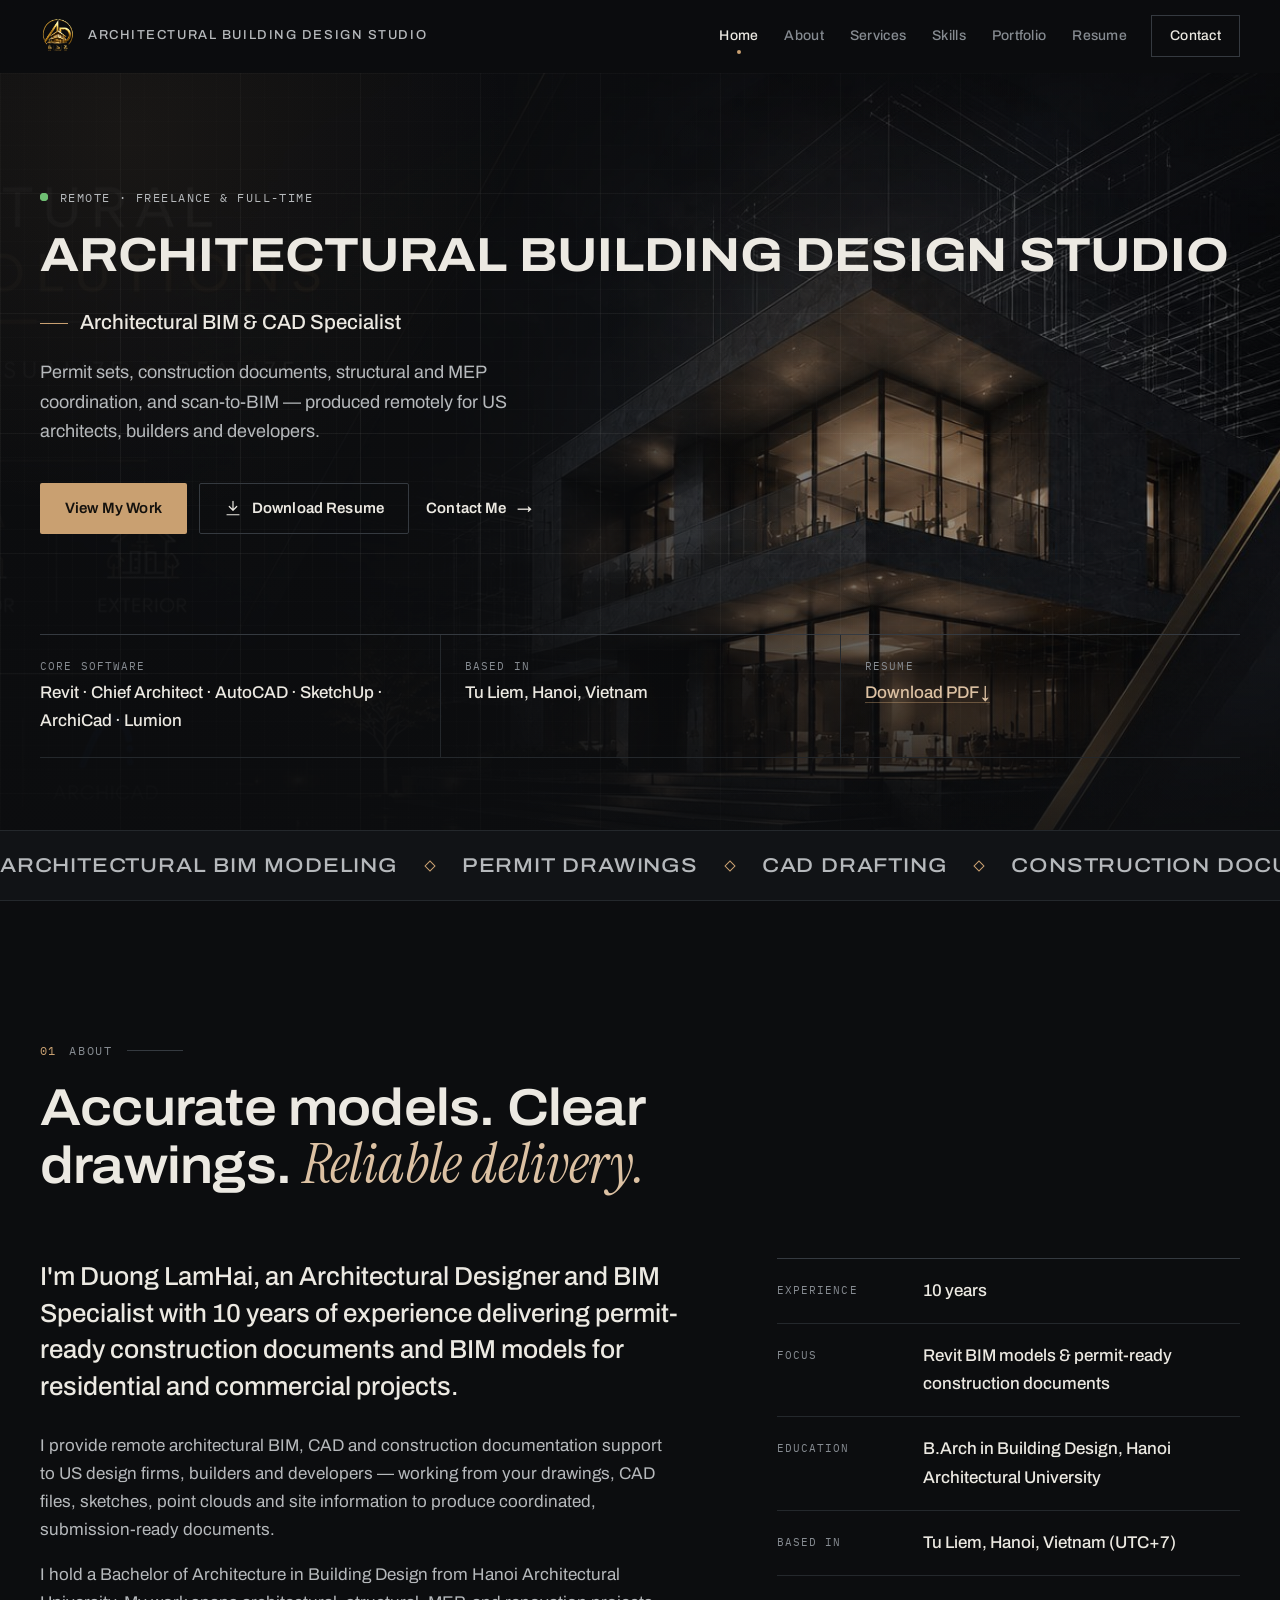
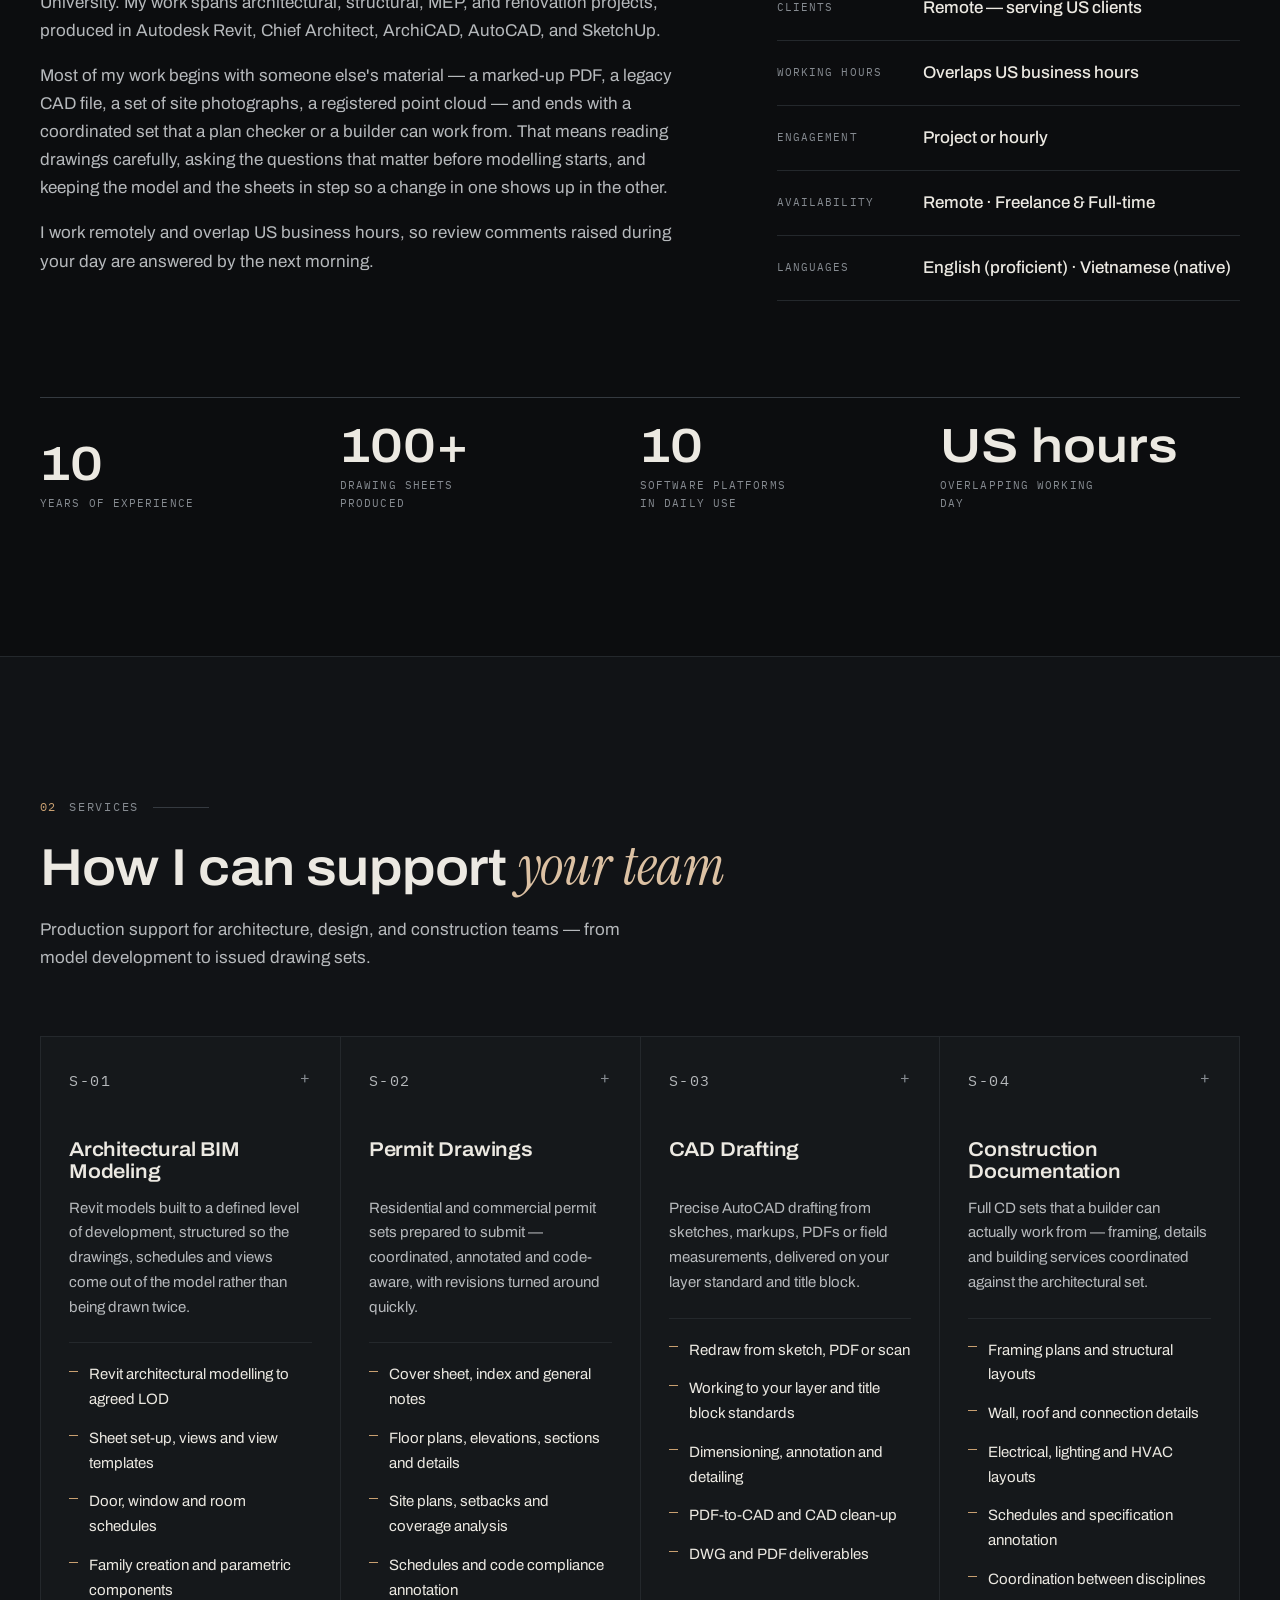
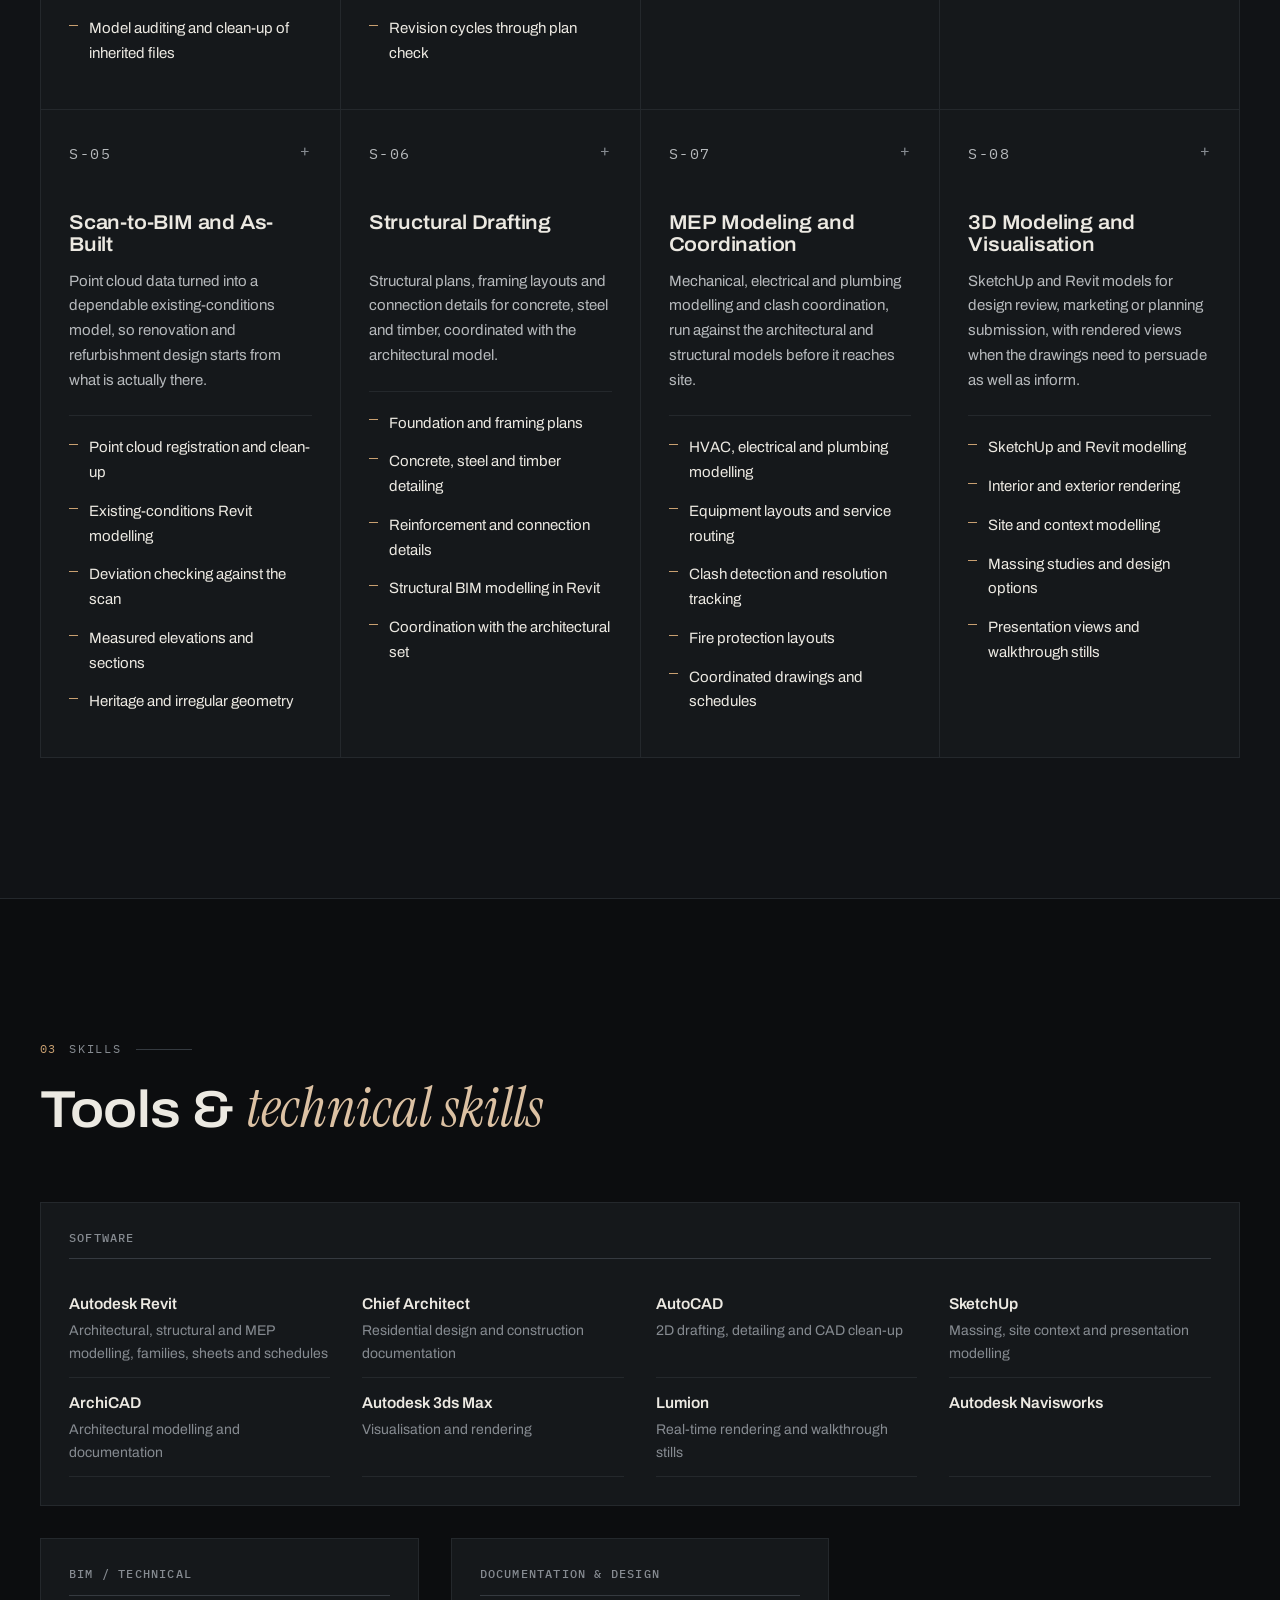
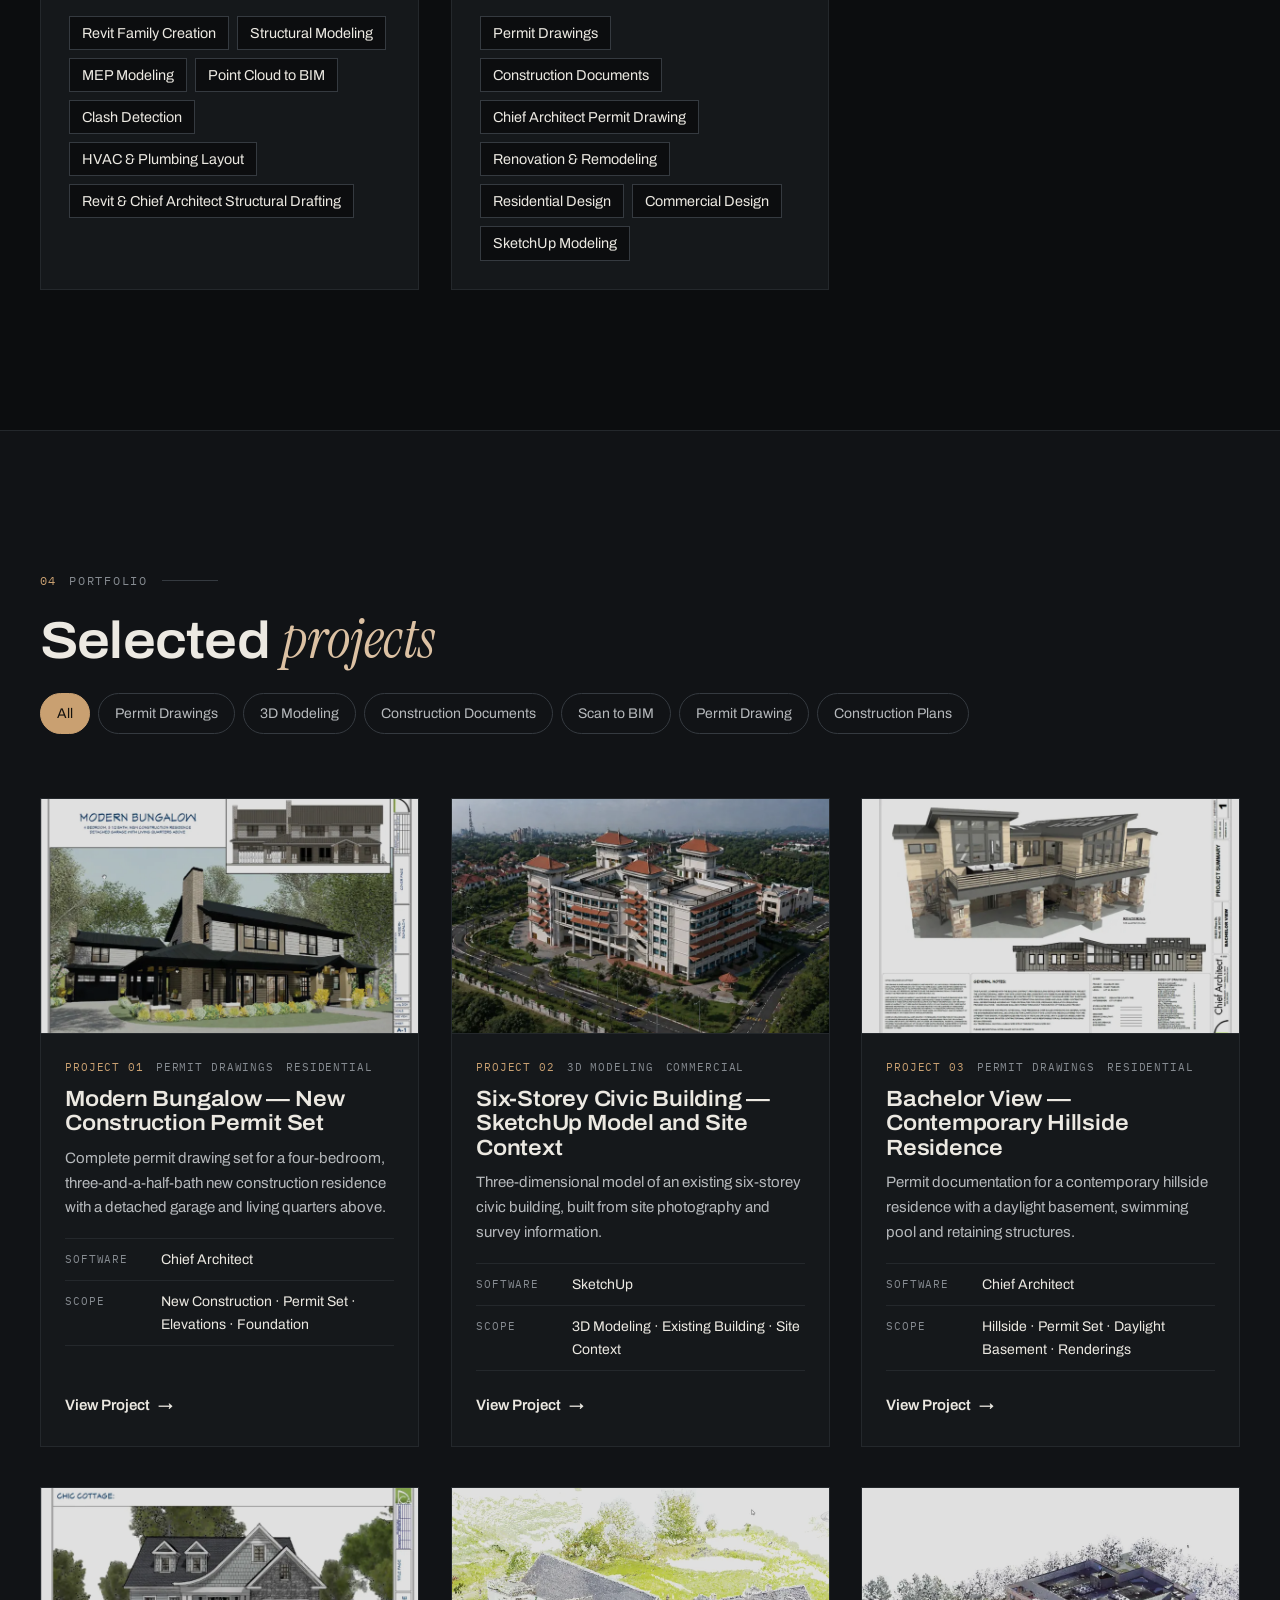
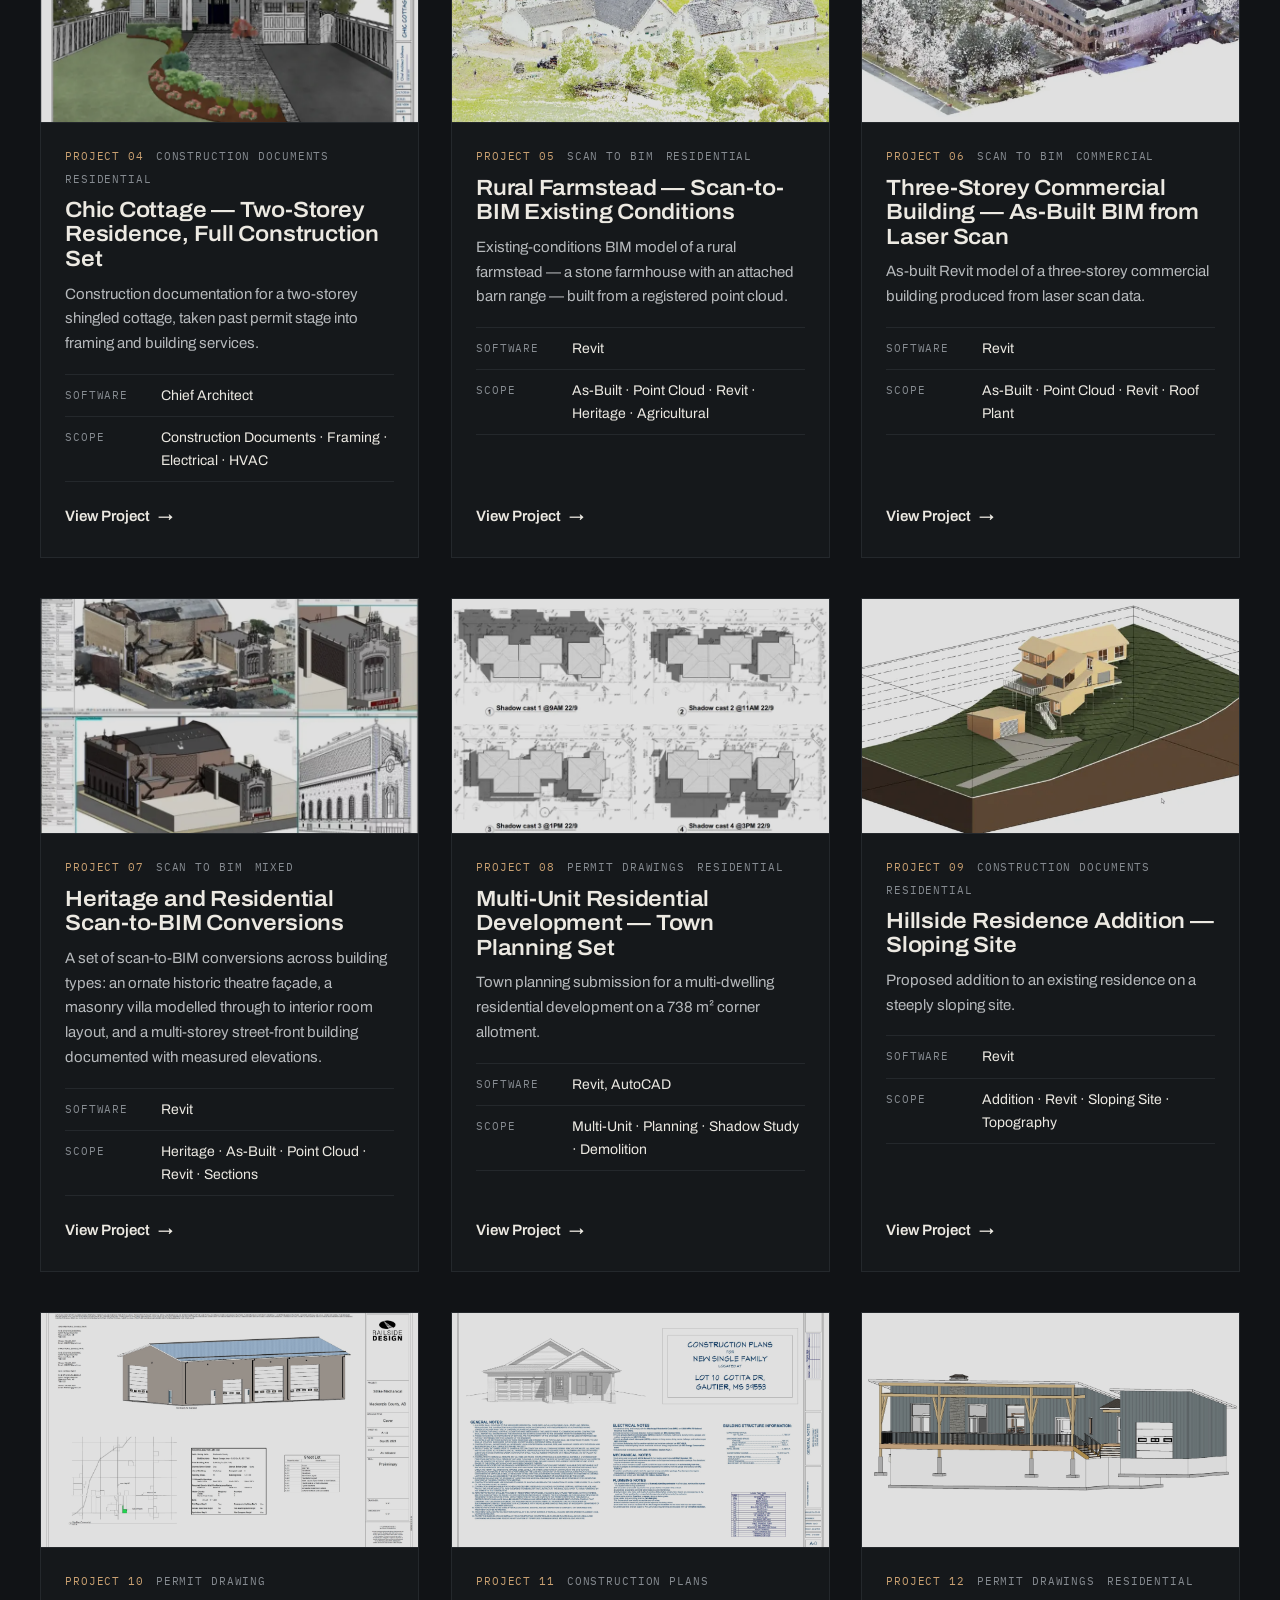
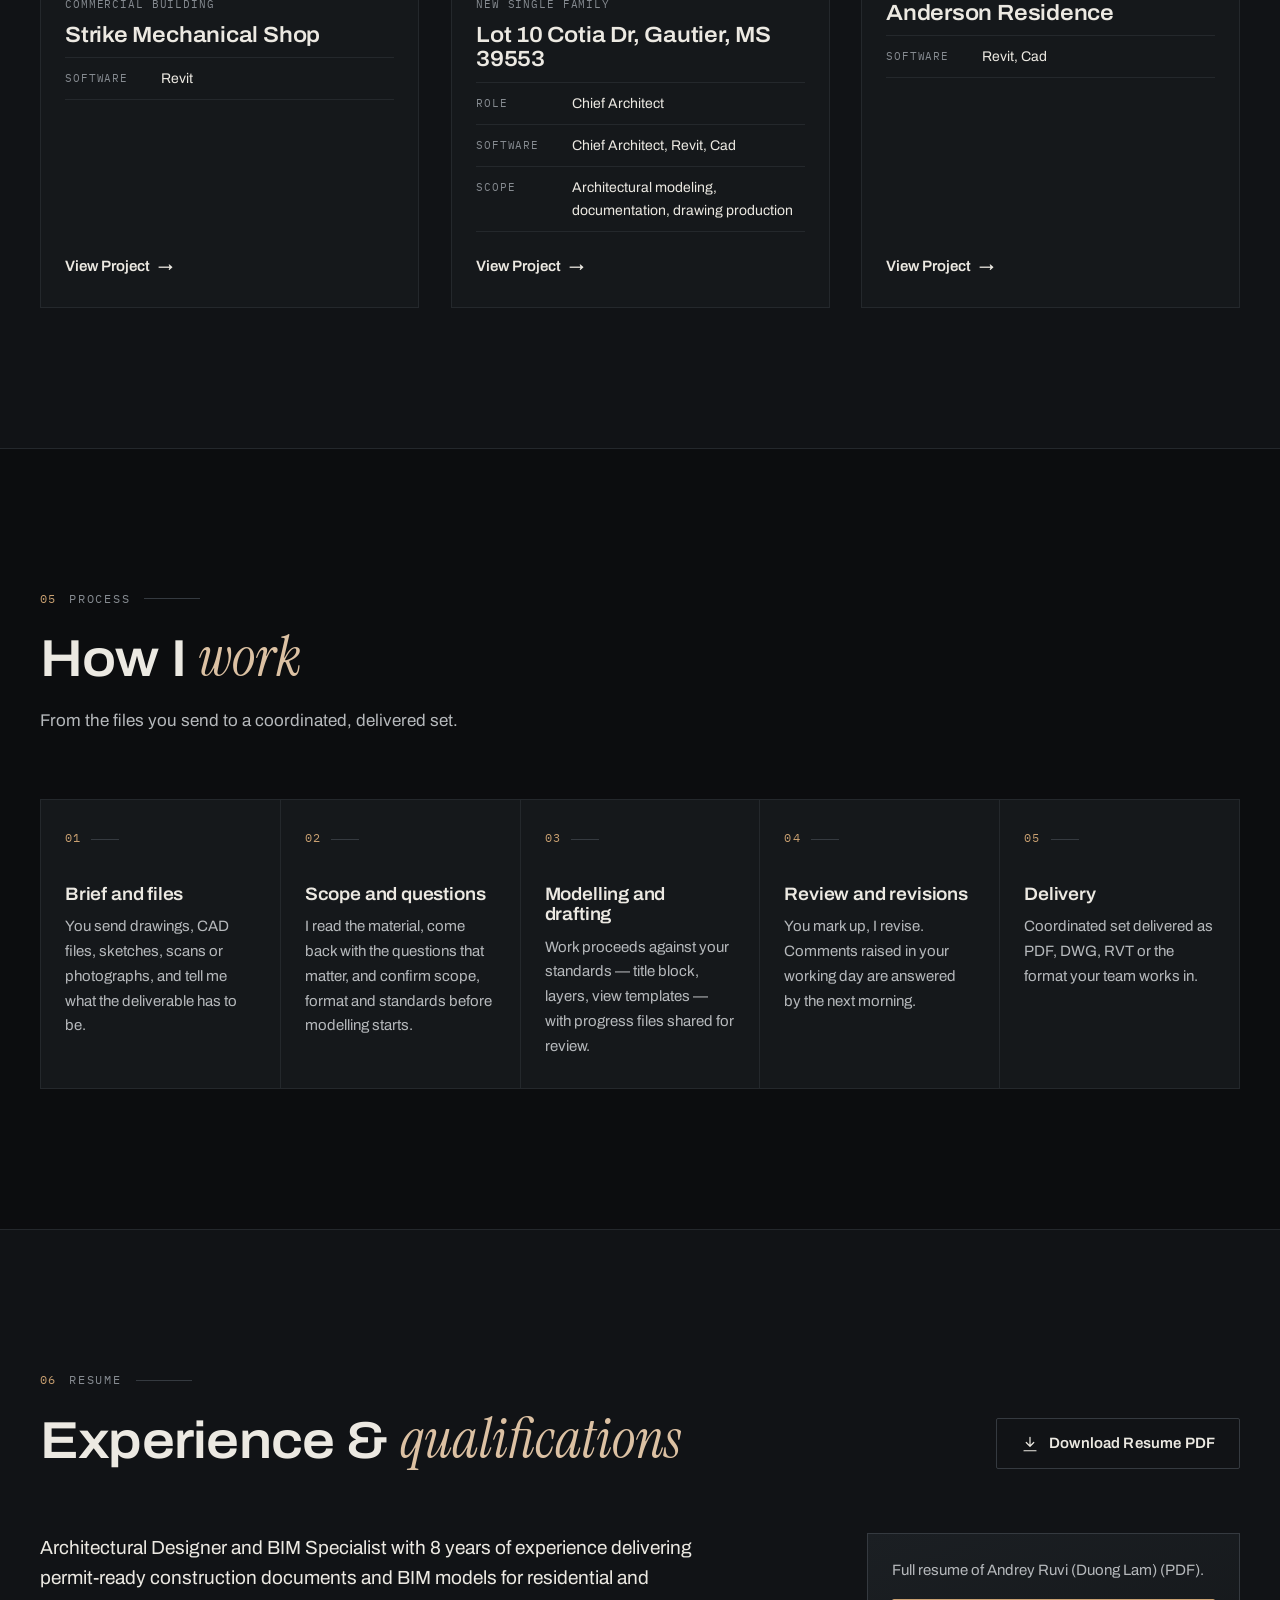
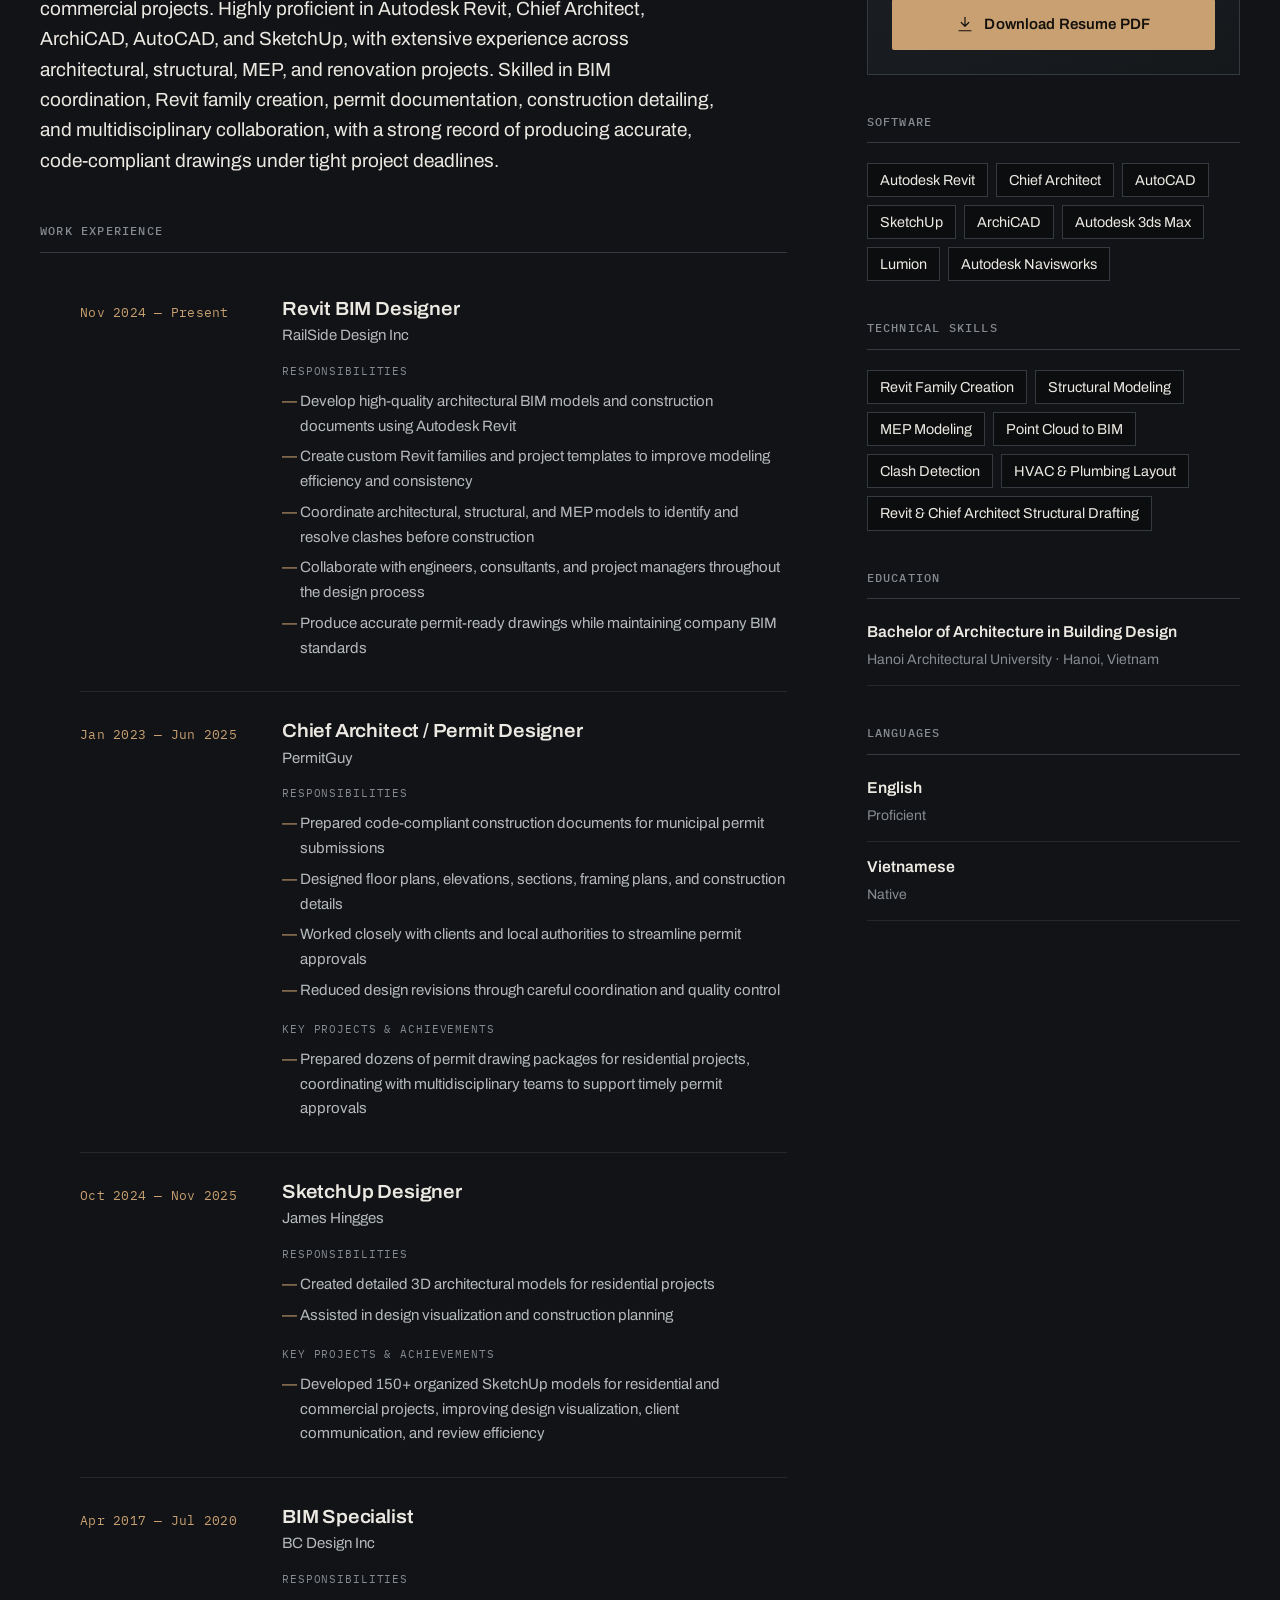
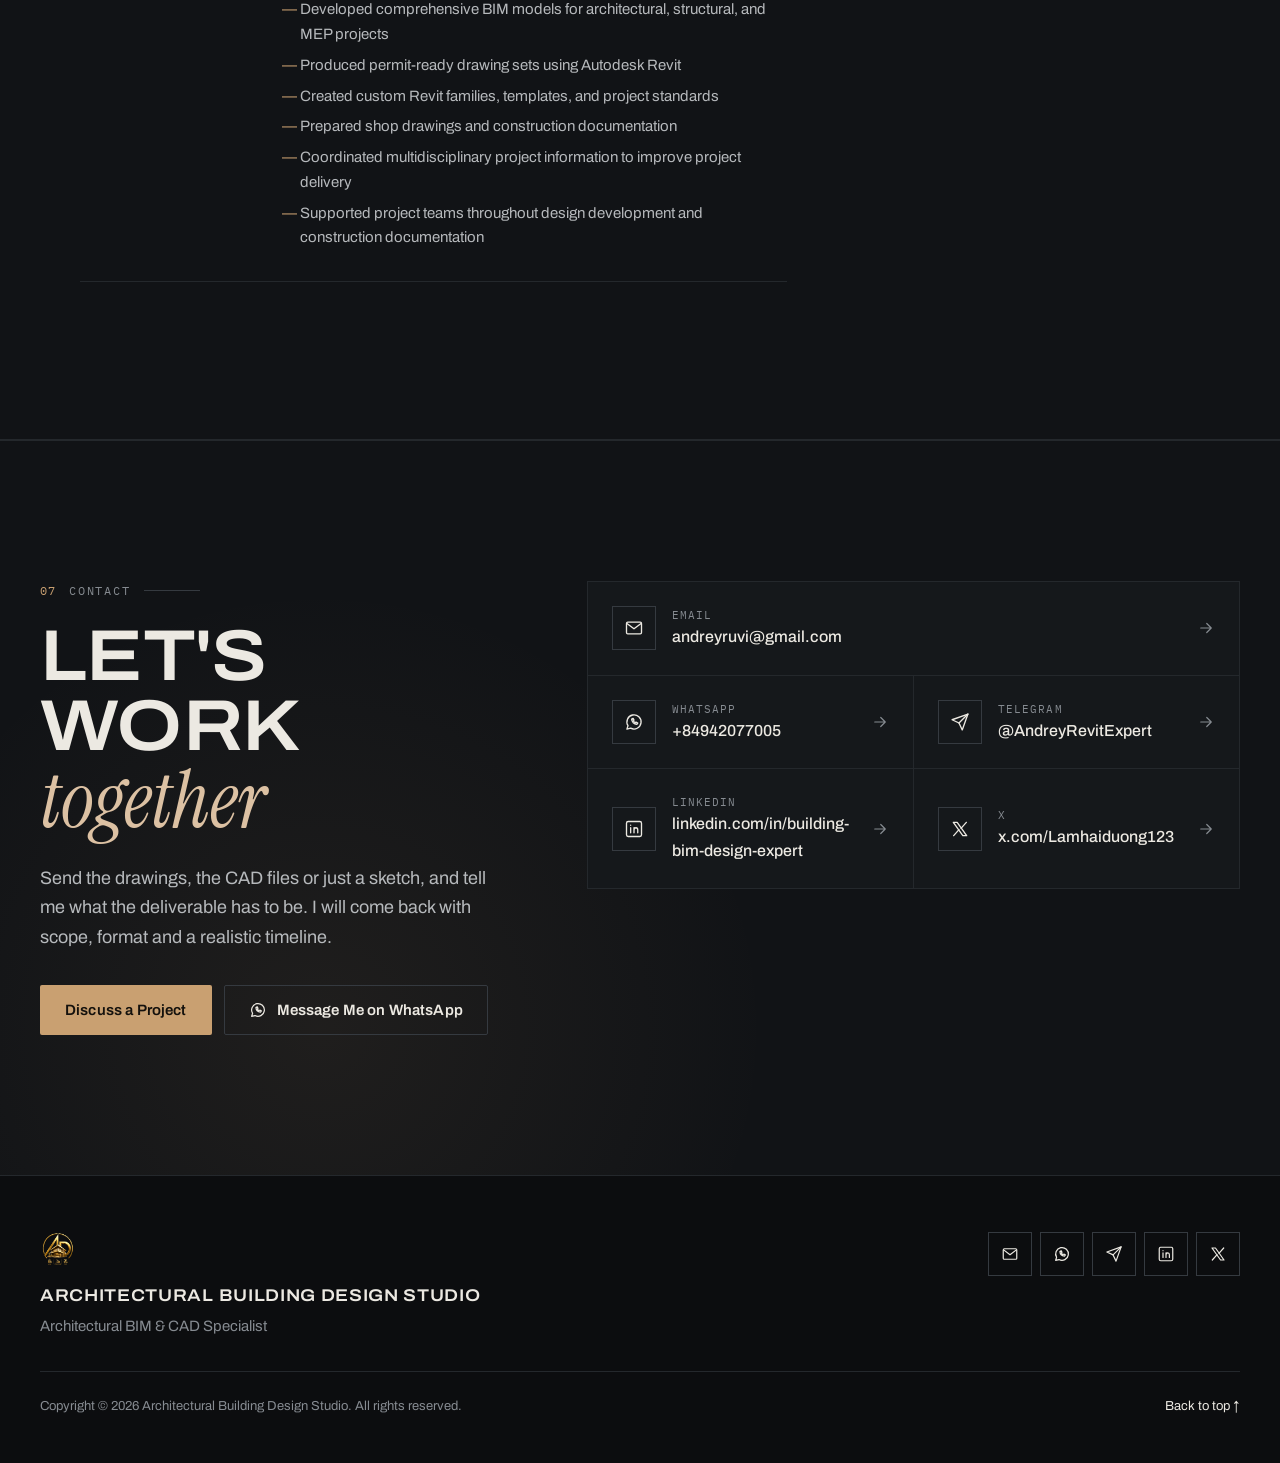
<file: index.html>
<!DOCTYPE html>
<html lang="en">
<head>
  <meta charset="utf-8">
  <meta name="viewport" content="width=device-width, initial-scale=1">
  <meta name="color-scheme" content="dark">

  <!-- EDIT: SEO & social preview. Replace the bracketed text with your name/title.
       og:url and canonical need your final GitHub Pages address (see README). -->
  <title>Architectural Building Design Studio — Architectural BIM &amp; CAD Specialist</title>
  <meta name="description" content="Portfolio of Architectural Building Design Studio, Architectural BIM &amp; CAD Specialist. Permit sets, construction documents, structural and MEP coordination,…">
  <meta name="keywords" content="Architectural BIM Modeler, Revit BIM Services, Architectural Drafting Services, CAD Drafting, Permit Drawings, Revit Modeling, Chief Architect Designer, SketchUp Modeling, Architectural Designer, Remote BIM Services, Residential Drafting, Construction Documentation, Scan to BIM, As-Built Modeling">
  <meta name="author" content="Andrey Ruvi (Duong Lam)">
  <meta name="theme-color" content="#0C0D0F">

  <meta property="og:type" content="website">
  <meta property="og:title" content="Architectural Building Design Studio — Architectural BIM &amp; CAD Specialist">
  <meta property="og:description" content="Portfolio of Architectural Building Design Studio, Architectural BIM &amp; CAD Specialist. Permit sets, construction documents, structural and MEP coordination,…">
  <!-- Website address (GitHub repository andreyruvi/andreyruvi.github.io). If you publish somewhere else, change these three lines. -->
  <meta property="og:url" content="https://andreyruvi.github.io/">
  <meta property="og:image" content="https://andreyruvi.github.io/assets/images/cover-image.jpg">
  <link rel="canonical" href="https://andreyruvi.github.io/">
  <meta name="twitter:card" content="summary_large_image">

  <link rel="icon" href="assets/images/logos/logo-256.png" type="image/png">

  <link rel="preconnect" href="https://fonts.googleapis.com">
  <link rel="preconnect" href="https://fonts.gstatic.com" crossorigin>
  <link rel="stylesheet" href="https://fonts.googleapis.com/css2?family=Archivo:wdth,wght@62..125,400..700&amp;family=IBM+Plex+Mono:wght@400;500&amp;family=Instrument+Serif:ital@1&amp;display=swap">
  <script>document.write('<link rel="stylesheet" href="style.css?v=' + Math.floor(Date.now() / 60000) + '">');</script>
  <noscript><link rel="stylesheet" href="style.css"></noscript>
</head>
<body data-page="home">
  <a class="skip-link" href="#main">Skip to content</a>
  <div class="progress" data-progress aria-hidden="true"></div>

  <div class="draft-bar" data-draft-bar hidden>
    <strong>Draft mode.</strong> Highlighted text is placeholder content — edit <code>content.js</code>, then set <code>draft: false</code> before sharing.
  </div>

  <header class="site-header" data-header>
    <div class="container header-inner">
      <a class="brand" href="#home" aria-label="Back to top">
        <span class="brand-mark" aria-hidden="true" data-brand-mark></span>
        <span class="brand-text" data-bind="name">[YOUR FULL NAME]</span>
      </a>
      <button class="nav-toggle" type="button" aria-expanded="false" aria-controls="site-nav" data-nav-toggle>
        <span class="sr-only">Open menu</span>
        <span class="nav-toggle-bars" aria-hidden="true"></span>
      </button>
      <nav class="site-nav" id="site-nav" aria-label="Primary" data-nav>
        <ul>
          <li><a href="#home">Home</a></li>
          <li><a href="#about">About</a></li>
          <li><a href="#services">Services</a></li>
          <li><a href="#skills">Skills</a></li>
          <li><a href="#portfolio">Portfolio</a></li>
          <li><a href="#resume">Resume</a></li>
          <li><a class="nav-cta" href="#contact">Contact</a></li>
        </ul>
      </nav>
    </div>
  </header>

  <main id="main">
    <!-- ============ HERO ============ -->
    <section class="hero" id="home" aria-labelledby="hero-name" data-hero>
      <!-- Cover image (background). Set it in the editor: Profile → Cover image -->
      <div class="hero-cover" data-hero-cover>
        <img data-hero-img alt="" width="1600" height="1000" fetchpriority="high" decoding="async">
      </div>
      <div class="hero-shade" aria-hidden="true"></div>
      <div class="hero-bg" aria-hidden="true"></div>
      <div class="hero-glow" aria-hidden="true"></div>

      <div class="container hero-content">
        <p class="eyebrow intro" style="--i:0"><span class="eyebrow-dot" aria-hidden="true"></span><span data-bind="availability">[e.g. Remote · Freelance &amp; Full-time]</span></p>
        <h1 class="hero-name intro" style="--i:1" id="hero-name" data-bind="name">[YOUR FULL NAME]</h1>
        <p class="hero-title intro" style="--i:2" data-bind="title">[Revit / BIM Specialist | Architectural Designer]</p>
        <p class="hero-statement intro" style="--i:3" data-bind="statement"></p>
        <div class="hero-actions intro" style="--i:4">
          <a class="btn btn-primary" href="#portfolio">View My Work</a>
          <a class="btn btn-secondary" href="assets/resume.pdf" download data-resume-link>
            <svg class="icon" aria-hidden="true" viewBox="0 0 24 24"><path d="M12 3v12m0 0l-5-5m5 5l5-5M4 21h16"/></svg>
            Download Resume
          </a>
          <a class="btn btn-text" href="#contact">Contact Me <span aria-hidden="true">→</span></a>
        </div>
      </div>

      <div class="container hero-meta">
        <p class="hero-caption mono intro" style="--i:5" data-hero-caption><span data-bind="heroCaption"></span></p>
        <dl class="hero-strip intro" style="--i:5">
          <div><dt>Core software</dt><dd data-bind="tagline">Revit · BIM · Documentation</dd></div>
          <div><dt>Based in</dt><dd data-bind="location">[YOUR LOCATION]</dd></div>
          <div><dt>Resume</dt><dd><a href="assets/resume.pdf" download data-resume-link>Download PDF ↓</a></dd></div>
        </dl>
      </div>
      <div class="ticker" data-render="ticker" aria-label="Services"></div>
    </section>

    <!-- ============ ABOUT ============ -->
    <section class="section" id="about" aria-labelledby="about-title">
      <div class="container">
        <header class="section-head reveal">
          <p class="section-label"><span>01</span>About</p>
          <h2 id="about-title">Accurate models. Clear drawings. <em class="serif">Reliable delivery.</em></h2>
        </header>
        <div class="about-grid" data-render="about"></div>
      </div>
    </section>

    <!-- ============ SERVICES ============ -->
    <section class="section section-alt" id="services" aria-labelledby="services-title">
      <div class="container">
        <header class="section-head reveal">
          <p class="section-label"><span>02</span>Services</p>
          <h2 id="services-title">How I can support <em class="serif">your team</em></h2>
          <p class="section-intro">Production support for architecture, design, and construction teams — from model development to issued drawing sets.</p>
        </header>
        <div class="services-grid" data-render="services"></div>
      </div>
    </section>

    <!-- ============ SKILLS ============ -->
    <section class="section" id="skills" aria-labelledby="skills-title">
      <div class="container">
        <header class="section-head reveal">
          <p class="section-label"><span>03</span>Skills</p>
          <h2 id="skills-title">Tools &amp; <em class="serif">technical skills</em></h2>
        </header>
        <div class="skills-grid" data-render="skills"></div>
      </div>
    </section>

    <!-- ============ PORTFOLIO ============ -->
    <section class="section section-alt" id="portfolio" aria-labelledby="portfolio-title">
      <div class="container">
        <header class="section-head section-head-row reveal">
          <div>
            <p class="section-label"><span>04</span>Portfolio</p>
            <h2 id="portfolio-title">Selected <em class="serif">projects</em></h2>
          </div>
          <div class="filters" role="group" aria-label="Filter projects by type" data-render="filters"></div>
        </header>
        <div class="projects-grid" data-render="projects"></div>
      </div>
    </section>

    <!-- ============ PROCESS ============ -->
    <section class="section" id="process" aria-labelledby="process-title">
      <div class="container">
        <header class="section-head reveal">
          <p class="section-label"><span>05</span>Process</p>
          <h2 id="process-title">How I <em class="serif">work</em></h2>
          <p class="section-intro">From the files you send to a coordinated, delivered set.</p>
        </header>
        <ol class="steps" data-render="process"></ol>
      </div>
    </section>

    <!-- ============ RESUME ============ -->
    <section class="section section-alt" id="resume" aria-labelledby="resume-title">
      <div class="container">
        <header class="section-head section-head-row reveal">
          <div>
            <p class="section-label"><span>05</span>Resume</p>
            <h2 id="resume-title">Experience &amp; <em class="serif">qualifications</em></h2>
          </div>
          <a class="btn btn-secondary" href="assets/resume.pdf" download data-resume-link>
            <svg class="icon" aria-hidden="true" viewBox="0 0 24 24"><path d="M12 3v12m0 0l-5-5m5 5l5-5M4 21h16"/></svg>
            Download Resume PDF
          </a>
        </header>
        <div class="resume-grid" data-render="resume"></div>
      </div>
    </section>

    <!-- ============ CONTACT ============ -->
    <section class="section section-dark" id="contact" aria-labelledby="contact-title">
      <div class="container contact-grid">
        <div class="contact-copy reveal">
          <p class="section-label"><span>06</span>Contact</p>
          <h2 id="contact-title">Let's work <em class="serif">together</em></h2>
          <p class="contact-lead" data-bind="contactLead">Have a project that needs Revit modeling, documentation, or BIM support — or a role on your team? Send a short note with the scope and timeline and I'll get back to you.</p>
          <div class="contact-actions" data-render="contact-cta"></div>
        </div>
        <ul class="contact-list" data-render="contact"></ul>
      </div>
    </section>
  </main>

  <footer class="site-footer" data-render="footer"></footer>

  <div class="lightbox" data-lightbox hidden role="dialog" aria-modal="true" aria-label="Image viewer"></div>

  <noscript><p class="noscript">This portfolio needs JavaScript enabled to display its content.</p></noscript>

  <!-- Load the newest content and code on every visit (browsers otherwise keep an old copy for ~10 minutes after an update) -->
  <script>
    (function () {
      var v = Math.floor(Date.now() / 60000);
      document.write('<script src="content.js?v=' + v + '"><\/script>');
      document.write('<script src="script.js?v=' + v + '"><\/script>');
    })();
  </script>
</body>
</html>
</file>
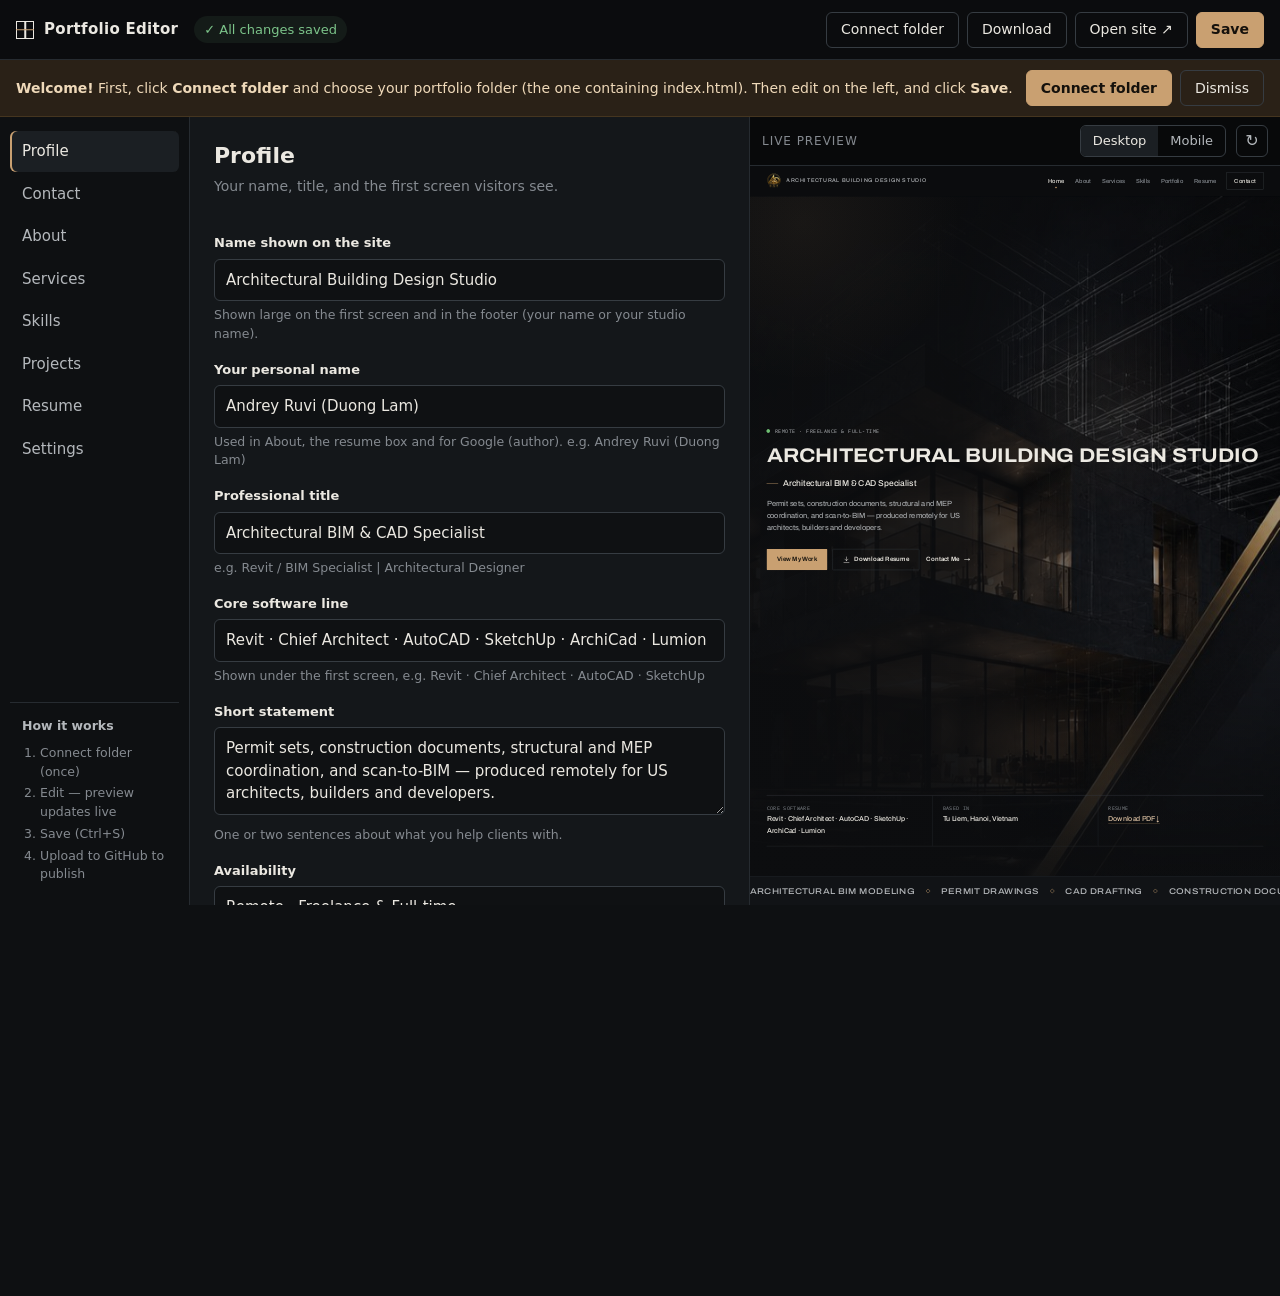
<file: editor.html>
<!DOCTYPE html>
<html lang="en">
<head>
  <meta charset="utf-8">
  <meta name="viewport" content="width=device-width, initial-scale=1">
  <meta name="robots" content="noindex, nofollow">
  <title>Portfolio Editor</title>
  <link rel="icon" href="assets/images/logos/favicon.svg" type="image/svg+xml">
  <link rel="stylesheet" href="editor/editor.css">
</head>
<body>
  <!--
    PORTFOLIO EDITOR — for you only.
    Open this file in Google Chrome or Microsoft Edge on your computer,
    click "Connect folder", choose this portfolio folder, edit, then Save.
    It writes content.js, your images and resume.pdf directly into the folder.
  -->
  <header class="topbar">
    <div class="brand"><span class="mark" aria-hidden="true"></span>Portfolio Editor</div>
    <div class="status" data-status></div>
    <div class="top-actions">
      <button type="button" class="btn ghost" data-action="connect" title="Choose your portfolio folder so the editor can save into it"></button>
      <button type="button" class="btn ghost" data-action="download" title="Download content.js (use if Save is not available)">Download</button>
      <a class="btn ghost" href="index.html" target="_blank" rel="noopener">Open site ↗</a>
      <button type="button" class="btn primary" data-action="save" title="Save (Ctrl+S)">Save</button>
    </div>
  </header>

  <div class="notice" data-notice hidden></div>

  <div class="layout">
    <nav class="sidenav" aria-label="Editor sections" data-nav></nav>

    <main class="panel" data-panel aria-live="polite"></main>

    <section class="preview" aria-label="Live preview" data-preview-wrap>
      <div class="preview-bar">
        <span class="preview-title">Live preview</span>
        <div class="seg" role="group" aria-label="Preview size">
          <button type="button" data-size="desktop" aria-pressed="true">Desktop</button>
          <button type="button" data-size="mobile" aria-pressed="false">Mobile</button>
        </div>
        <button type="button" class="icon-btn" data-action="reload-preview" title="Reload preview">↻</button>
      </div>
      <div class="preview-stage" data-stage>
        <iframe title="Website preview" data-preview src="about:blank"></iframe>
      </div>
    </section>
  </div>

  <button type="button" class="preview-toggle" data-action="toggle-preview">Preview</button>
  <div class="toast" data-toast role="status" aria-live="polite"></div>

  <script src="editor/editor.js"></script>
</body>
</html>
</file>
<file: style.css>
/* =====================================================================
   Portfolio — styles (dark theme)
   Colors, fonts and spacing are defined once in :root below.
   ===================================================================== */

:root {
  color-scheme: dark;

  --bg: #0c0d0f;
  --bg-alt: #111316;
  --surface: #15181b;
  --surface-2: #1b1f23;
  --line: #24282c;
  --line-strong: #353a40;

  --text: #ece9e2;      /* headings */
  --text-2: #b6b9bc;    /* body */
  --muted: #868b91;

  --accent: #c9a071;    /* brass — can also be set in the editor (Settings) */
  --accent-rgb: 201, 160, 113;
  --accent-2: #e3c197;
  --accent-soft: rgba(var(--accent-rgb), 0.14);
  --glow: rgba(var(--accent-rgb), 0.10);

  --display: "Archivo", "Helvetica Neue", Arial, system-ui, sans-serif;
  --sans: "Archivo", "Helvetica Neue", Arial, system-ui, sans-serif;
  --serif: "Instrument Serif", Georgia, "Times New Roman", serif;
  --mono: "IBM Plex Mono", ui-monospace, "SFMono-Regular", Menlo, Consolas, monospace;

  --container: 1280px;
  --gutter: clamp(16px, 4vw, 40px);
  --header-h: 72px;
  --radius: 2px;
  --ease: cubic-bezier(0.2, 0.7, 0.2, 1);
  --ease-out: cubic-bezier(0.16, 1, 0.3, 1);
}

/* ---------- Reset / base ---------- */
*, *::before, *::after { box-sizing: border-box; }
html { -webkit-text-size-adjust: 100%; scroll-behavior: smooth; scroll-padding-top: calc(var(--header-h) + 8px); background: var(--bg); }
body {
  margin: 0;
  background: var(--bg);
  color: var(--text-2);
  font-family: var(--sans);
  font-size: 1.0625rem;
  line-height: 1.65;
  -webkit-font-smoothing: antialiased;
  -moz-osx-font-smoothing: grayscale;
  text-rendering: optimizeLegibility;
  overflow-x: hidden;
}
::selection { background: var(--accent); color: #111; }

img, svg { display: block; max-width: 100%; }
img { height: auto; }
h1, h2, h3, h4 { color: var(--text); font-family: var(--display); font-weight: 600; line-height: 1.12; margin: 0; letter-spacing: -0.01em; }
p { margin: 0 0 1em; }
ul { margin: 0; padding: 0; }
a { color: inherit; text-decoration-thickness: 1px; text-underline-offset: 3px; }
button { font: inherit; color: inherit; }
dl, dd { margin: 0; }
code { font-family: var(--mono); font-size: 0.9em; }
em.serif, .serif { font-family: var(--serif); font-style: italic; font-weight: 400; letter-spacing: 0; color: var(--accent-2); font-stretch: 100%; }

:focus-visible { outline: 2px solid var(--accent); outline-offset: 3px; border-radius: var(--radius); }

.sr-only {
  position: absolute; width: 1px; height: 1px; padding: 0; margin: -1px;
  overflow: hidden; clip: rect(0 0 0 0); white-space: nowrap; border: 0;
}
.skip-link {
  position: absolute; left: 16px; top: -100px; z-index: 600;
  background: var(--accent); color: #111; padding: 10px 16px; text-decoration: none; font-weight: 600;
}
.skip-link:focus { top: 12px; }

.container { width: 100%; max-width: var(--container); margin: 0 auto; padding: 0 var(--gutter); }
.mono { font-family: var(--mono); }

.icon {
  width: 18px; height: 18px; flex: none;
  fill: none; stroke: currentColor; stroke-width: 1.6; stroke-linecap: round; stroke-linejoin: round;
}

/* ---------- Scroll progress ---------- */
.progress {
  position: fixed; top: 0; left: 0; right: 0; height: 2px; z-index: 450; pointer-events: none;
  background: linear-gradient(90deg, var(--accent), var(--accent-2));
  transform-origin: 0 50%; transform: scaleX(0);
}

/* ---------- Placeholders (draft mode) ---------- */
.is-draft .ph {
  background: rgba(var(--accent-rgb), 0.10);
  outline: 1px dashed rgba(var(--accent-rgb), 0.5);
  outline-offset: 1px;
  border-radius: 1px;
}
.draft-bar {
  background: #2a2117; color: var(--accent-2); font-size: 0.875rem; line-height: 1.4;
  padding: 8px var(--gutter); text-align: center; border-bottom: 1px solid #3d3021;
}
.draft-bar code { background: rgba(var(--accent-rgb), 0.14); padding: 1px 5px; border-radius: 2px; }
.draft-note {
  font-family: var(--mono); font-size: 0.75rem; letter-spacing: 0.02em; color: var(--accent);
  border: 1px dashed rgba(var(--accent-rgb), 0.4); padding: 8px 12px; margin: 0 0 24px; max-width: 64ch;
}

/* ---------- Buttons ---------- */
.btn {
  position: relative; isolation: isolate; overflow: hidden;
  display: inline-flex; align-items: center; justify-content: center; gap: 10px;
  min-height: 50px; padding: 12px 24px;
  font-family: var(--sans); font-size: 0.9375rem; font-weight: 600; letter-spacing: 0.01em;
  text-decoration: none; border: 1px solid transparent; border-radius: var(--radius);
  cursor: pointer; transition: color .35s var(--ease), border-color .35s var(--ease), background-color .35s var(--ease);
}
/* sliding fill on hover */
.btn::before {
  content: ""; position: absolute; inset: 0; z-index: -1;
  transform: translateY(101%); transition: transform .45s var(--ease-out);
}
.btn:hover::before { transform: translateY(0); }
.btn-primary { background: var(--accent); color: #14110d; }
.btn-primary::before { background: var(--text); }
.btn-secondary { border-color: var(--line-strong); color: var(--text); background: transparent; }
.btn-secondary::before { background: var(--text); }
.btn-secondary:hover { color: var(--bg); border-color: var(--text); }
.btn-text { padding-left: 4px; padding-right: 4px; color: var(--text); }
.btn-text::before { display: none; }
.btn-text:hover { color: var(--accent-2); }
.btn-text span { transition: transform .25s var(--ease); }
.btn-text:hover span { transform: translateX(4px); }
.btn-light { background: var(--accent); color: #14110d; }
.btn-light::before { background: var(--text); }
.btn-outline-light { border-color: var(--line-strong); color: var(--text); }
.btn-outline-light::before { background: var(--surface-2); }
.btn-outline-light:hover { border-color: var(--accent); }
.btn[aria-disabled="true"] { opacity: .5; cursor: not-allowed; }
.btn[aria-disabled="true"]::before { display: none; }

/* ---------- Header / navigation ---------- */
.site-header {
  position: sticky; top: 0; z-index: 100;
  background: rgba(12, 13, 15, 0.72);
  -webkit-backdrop-filter: saturate(140%) blur(14px);
  backdrop-filter: saturate(140%) blur(14px);
  border-bottom: 1px solid transparent;
  transition: border-color .3s var(--ease), background-color .3s var(--ease);
}
.site-header.is-scrolled { border-bottom-color: var(--line); background: rgba(12, 13, 15, 0.86); }
.header-inner { display: flex; align-items: center; justify-content: space-between; height: var(--header-h); gap: 24px; }

.brand { display: inline-flex; align-items: center; gap: 12px; text-decoration: none; color: var(--text); min-width: 0; }
.brand-mark { width: 24px; height: 24px; flex: none; border: 1.5px solid var(--text); position: relative; transition: transform .6s var(--ease-out); }
.brand:hover .brand-mark { transform: rotate(90deg); }
.brand-mark::before, .brand-mark::after { content: ""; position: absolute; background: var(--text); }
.brand-mark::before { left: 50%; top: -1px; bottom: -1px; width: 1.5px; transform: translateX(-50%); }
.brand-mark::after { top: 50%; left: -1px; right: -1px; height: 1.5px; transform: translateY(-50%); background: var(--accent); }
.brand-text { font-weight: 500; font-size: 0.8125rem; letter-spacing: 0.12em; text-transform: uppercase; color: var(--text-2); white-space: nowrap; overflow: hidden; text-overflow: ellipsis; transition: color .2s; }
.brand:hover .brand-text { color: var(--text); }
.brand-logo { display: block; height: 36px; width: auto; max-width: 180px; object-fit: contain; flex: none; }
@media (max-width: 480px) { .brand-logo { height: 30px; max-width: 130px; } .brand-text { font-size: 0.75rem; letter-spacing: 0.08em; } }

.site-nav ul { list-style: none; display: flex; align-items: center; gap: 2px; }
.site-nav a {
  display: inline-block; padding: 8px 12px; font-size: 0.875rem; font-weight: 500; letter-spacing: 0.02em;
  text-decoration: none; color: var(--muted); position: relative; transition: color .2s;
}
.site-nav a::after {
  content: ""; position: absolute; left: 50%; bottom: 2px; width: 4px; height: 4px; border-radius: 50%;
  background: var(--accent); transform: translateX(-50%) scale(0); transition: transform .3s var(--ease-out);
}
.site-nav a:hover { color: var(--text); }
.site-nav a.is-active { color: var(--text); }
.site-nav a.is-active::after { transform: translateX(-50%) scale(1); }
.site-nav .nav-cta { border: 1px solid var(--line-strong); color: var(--text); margin-left: 10px; padding: 8px 18px; transition: border-color .2s, background-color .2s, color .2s; }
.site-nav .nav-cta::after { display: none; }
.site-nav .nav-cta:hover { background: var(--accent); border-color: var(--accent); color: #14110d; }

.nav-toggle {
  display: none; width: 44px; height: 44px; border: 1px solid var(--line-strong); background: transparent;
  border-radius: var(--radius); cursor: pointer; align-items: center; justify-content: center; flex: none;
}
.nav-toggle-bars, .nav-toggle-bars::before, .nav-toggle-bars::after {
  display: block; width: 18px; height: 1.5px; background: var(--text); position: relative;
  transition: transform .3s var(--ease), background-color .2s;
}
.nav-toggle-bars::before, .nav-toggle-bars::after { content: ""; position: absolute; left: 0; }
.nav-toggle-bars::before { top: -6px; }
.nav-toggle-bars::after { top: 6px; }
.nav-toggle[aria-expanded="true"] .nav-toggle-bars { background: transparent; }
.nav-toggle[aria-expanded="true"] .nav-toggle-bars::before { transform: translateY(6px) rotate(45deg); }
.nav-toggle[aria-expanded="true"] .nav-toggle-bars::after { transform: translateY(-6px) rotate(-45deg); }

@media (max-width: 960px) {
  .nav-toggle { display: inline-flex; }
  .site-nav {
    position: absolute; left: 0; right: 0; top: 100%;
    background: rgba(12, 13, 15, 0.97); border-bottom: 1px solid var(--line);
    padding: 8px var(--gutter) 24px;
    visibility: hidden; opacity: 0; transform: translateY(-8px);
    transition: opacity .25s var(--ease), transform .25s var(--ease), visibility 0s linear .25s;
  }
  .site-nav.is-open { visibility: visible; opacity: 1; transform: none; transition-delay: 0s; }
  .site-nav ul { flex-direction: column; align-items: stretch; gap: 0; }
  .site-nav li { border-bottom: 1px solid var(--line); }
  .site-nav li:last-child { border-bottom: 0; padding-top: 16px; }
  .site-nav a { display: block; padding: 14px 0; font-size: 1.0625rem; color: var(--text-2); }
  .site-nav a::after { left: auto; right: 4px; top: 50%; bottom: auto; transform: translateY(-50%) scale(0); }
  .site-nav a.is-active::after { transform: translateY(-50%) scale(1); }
  .site-nav .nav-cta { margin: 0; text-align: center; padding: 12px 16px; }
  .site-nav.is-open li { animation: navIn .45s var(--ease-out) both; }
  .site-nav.is-open li:nth-child(2) { animation-delay: .03s; } .site-nav.is-open li:nth-child(3) { animation-delay: .06s; }
  .site-nav.is-open li:nth-child(4) { animation-delay: .09s; } .site-nav.is-open li:nth-child(5) { animation-delay: .12s; }
  .site-nav.is-open li:nth-child(6) { animation-delay: .15s; } .site-nav.is-open li:nth-child(7) { animation-delay: .18s; }
}
@keyframes navIn { from { opacity: 0; transform: translateX(-12px); } to { opacity: 1; transform: none; } }

/* ---------- Hero ---------- */
.hero {
  position: relative; overflow: hidden; isolation: isolate;
  display: flex; flex-direction: column;
  min-height: calc(100vh - var(--header-h)); min-height: calc(100svh - var(--header-h));
  padding-top: clamp(48px, 8vw, 110px);
}
/* cover image as full-bleed background */
.hero-cover { position: absolute; inset: 0; z-index: -4; overflow: hidden; background: var(--bg-alt); }
.hero-cover img { width: 100%; height: 100%; object-fit: cover; object-position: center; }
.hero-shade {
  position: absolute; inset: 0; z-index: -3; pointer-events: none;
  background:
    linear-gradient(90deg, rgba(12, 13, 15, 0.97) 0%, rgba(12, 13, 15, 0.92) 40%, rgba(12, 13, 15, 0.45) 68%, rgba(12, 13, 15, 0.35) 100%),
    linear-gradient(to bottom, rgba(12, 13, 15, 0.35) 0%, transparent 25%, transparent 55%, var(--bg) 100%);
}
@media (max-width: 767px) {
  .hero-shade { background: linear-gradient(to bottom, rgba(12, 13, 15, 0.8), rgba(12, 13, 15, 0.88) 60%, var(--bg)); }
}
.hero-bg {
  /* blueprint grid (major + minor) */
  position: absolute; inset: 0; z-index: -2; pointer-events: none;
  background-image:
    linear-gradient(to right, rgba(236, 233, 226, 0.045) 1px, transparent 1px),
    linear-gradient(to bottom, rgba(236, 233, 226, 0.045) 1px, transparent 1px),
    linear-gradient(to right, rgba(236, 233, 226, 0.018) 1px, transparent 1px),
    linear-gradient(to bottom, rgba(236, 233, 226, 0.018) 1px, transparent 1px);
  background-size: 120px 120px, 120px 120px, 24px 24px, 24px 24px;
  -webkit-mask-image: radial-gradient(ellipse 80% 70% at 30% 40%, #000 20%, transparent 100%);
  mask-image: radial-gradient(ellipse 80% 70% at 30% 40%, #000 20%, transparent 100%);
}
/* spotlight that follows the pointer */
.hero-bg::after {
  content: ""; position: absolute; inset: 0;
  background: radial-gradient(420px circle at var(--mx, 70%) var(--my, 30%), rgba(var(--accent-rgb), 0.10), transparent 70%);
}
.hero-glow {
  position: absolute; z-index: -2; pointer-events: none; width: 60vw; height: 60vw; max-width: 900px; max-height: 900px;
  left: -20vw; top: -25vw; border-radius: 50%;
  background: radial-gradient(closest-side, rgba(var(--accent-rgb), 0.07), transparent);
}

/* CAD-style crosshair (fine pointers only; created by script.js) */
/* fixed to the window so it works on every page and every section; sits under the header and image viewer */
.crosshair { position: fixed; inset: 0; pointer-events: none; z-index: 90; opacity: 0; transition: opacity .3s; }
.crosshair.is-on { opacity: 1; }
body:has(.lightbox:not([hidden])) .crosshair { display: none; }
.crosshair-x, .crosshair-y { position: absolute; background: rgba(var(--accent-rgb), 0.22); }
.crosshair-x { left: 0; right: 0; height: 1px; top: 0; }
.crosshair-y { top: 0; bottom: 0; width: 1px; left: 0; }
.crosshair-label {
  position: absolute; top: 0; left: 0; font-family: var(--mono); font-size: 0.6875rem; letter-spacing: 0.06em;
  color: var(--accent); padding: 4px 8px; background: rgba(12, 13, 15, 0.8); border: 1px solid rgba(var(--accent-rgb), 0.25); white-space: nowrap;
}

.hero-content { position: relative; z-index: 1; flex: 1; display: flex; flex-direction: column; justify-content: center; }

.eyebrow {
  display: flex; align-items: center; gap: 12px; flex-wrap: wrap;
  font-family: var(--mono); font-size: 0.75rem; letter-spacing: 0.12em; text-transform: uppercase; color: var(--text-2);
  margin-bottom: 24px;
}
.eyebrow-dot { position: relative; width: 8px; height: 8px; border-radius: 50%; background: #6fbf73; }
.eyebrow-dot::after { content: ""; position: absolute; inset: 0; border-radius: 50%; background: #6fbf73; animation: pulse 2.4s var(--ease-out) infinite; }
@keyframes pulse { from { transform: scale(1); opacity: .6; } to { transform: scale(3.2); opacity: 0; } }

/* Name: script.js sizes it to fit on ONE line when there is room; on small screens it wraps between words */
.hero-name {
  font-size: clamp(2rem, 7.4vw, 5.5rem); font-weight: 700; font-stretch: 112%; text-transform: uppercase;
  letter-spacing: -0.005em; line-height: 1.02; overflow-wrap: break-word; hyphens: manual;
}
.hero-name.is-fit { white-space: nowrap; }
.hero-title { font-size: clamp(1.0625rem, 1.6vw, 1.3125rem); color: var(--text); font-weight: 500; margin: 26px 0 18px; display: flex; gap: 12px; align-items: baseline; }
.hero-title::before { content: ""; flex: none; width: 28px; height: 1px; background: var(--accent); transform: translateY(-5px); }
.hero-statement { font-size: 1.125rem; color: var(--text-2); max-width: 52ch; margin-bottom: 36px; }
.hero-actions { display: flex; flex-wrap: wrap; gap: 12px; align-items: center; }

.hero-meta { position: relative; z-index: 1; margin-top: clamp(48px, 7vw, 88px); }
.hero-caption {
  display: flex; justify-content: flex-end; gap: 12px; margin: 0 0 14px; font-size: 0.6875rem; letter-spacing: 0.08em;
  text-transform: uppercase; color: var(--muted);
}
.hero-caption::after { content: "FIG. 01"; color: var(--line-strong); }
.hero-caption[hidden] { display: none; }

.hero-strip {
  display: grid; grid-template-columns: 1fr;
  border-top: 1px solid var(--line-strong);
}
.hero-strip > div { padding: 18px 0; border-bottom: 1px solid var(--line); }
.hero-strip dt { font-family: var(--mono); font-size: 0.6875rem; letter-spacing: 0.1em; text-transform: uppercase; color: var(--muted); margin-bottom: 4px; }
.hero-strip dd { color: var(--text); font-weight: 500; }
.hero-strip dd a { color: var(--accent-2); text-decoration: none; border-bottom: 1px solid rgba(var(--accent-rgb), 0.4); transition: border-color .2s; }
.hero-strip dd a:hover { border-color: var(--accent-2); }
.service, .skill-group, .resume-download { position: relative; }
@media (min-width: 768px) {
  .hero-strip { grid-template-columns: repeat(3, 1fr); }
  .hero-strip > div { padding: 22px 24px; border-left: 1px solid var(--line); }
  .hero-strip > div:first-child { border-left: 0; padding-left: 0; }
}

/* Hero intro animation (runs once when .is-loaded is set by script.js) */
.js .intro { opacity: 0; transform: translateY(24px); }
.js .is-loaded .intro { opacity: 1; transform: none; transition: opacity .9s var(--ease-out), transform .9s var(--ease-out); transition-delay: calc(var(--i, 0) * 90ms + 100ms); }
.js .hero-cover img { opacity: 0; transform: scale(1.12); }
.js .is-loaded .hero-cover img { opacity: 1; transform: scale(1.03); transition: opacity 1.4s var(--ease-out), transform 2.6s var(--ease-out); }

.ticker { position: relative; z-index: 1; }

/* ---------- Ticker ---------- */
.ticker { border-top: 1px solid var(--line); border-bottom: 1px solid var(--line); background: var(--bg-alt); overflow: hidden; padding: 18px 0; margin-top: clamp(48px, 6vw, 72px); }
.ticker:empty { display: none; }
.ticker-track { display: flex; width: max-content; animation: ticker 45s linear infinite; }
.ticker:hover .ticker-track { animation-play-state: paused; }
.ticker-group { display: flex; align-items: center; flex: none; }
.ticker-item { display: inline-flex; align-items: center; gap: 28px; padding-right: 28px; font-family: var(--display); font-stretch: 115%; font-weight: 500; font-size: clamp(1rem, 1.6vw, 1.25rem); text-transform: uppercase; letter-spacing: 0.04em; color: var(--text-2); white-space: nowrap; }
.ticker-item::after { content: ""; width: 8px; height: 8px; border: 1px solid var(--accent); transform: rotate(45deg); }
@keyframes ticker { to { transform: translateX(-50%); } }

/* ---------- Sections ---------- */
.section { padding: clamp(80px, 11vw, 140px) 0; position: relative; }
.section-alt { background: var(--bg-alt); border-top: 1px solid var(--line); border-bottom: 1px solid var(--line); }
.section-head { margin-bottom: clamp(40px, 5vw, 64px); max-width: 820px; }
.section-head-row { max-width: none; display: flex; flex-wrap: wrap; align-items: flex-end; justify-content: space-between; gap: 24px; }
.section-label {
  display: flex; align-items: center; gap: 14px; margin-bottom: 20px;
  font-family: var(--mono); font-size: 0.75rem; letter-spacing: 0.14em; text-transform: uppercase; color: var(--muted);
}
.section-label span { color: var(--accent); font-size: 0.75rem; letter-spacing: 0.06em; }
.section-label::after {
  content: ""; height: 1px; width: 56px; background: var(--line-strong);
  transform-origin: left; transform: scaleX(0); transition: transform 1s var(--ease-out) .2s;
}
.is-visible .section-label::after, .section-label.is-visible::after, .no-anim .section-label::after { transform: scaleX(1); }
.section-head h2 { font-size: clamp(2rem, 4.2vw, 3.25rem); font-stretch: 110%; letter-spacing: -0.015em; line-height: 1.05; }
.section-head h2 em { font-size: 1.08em; }
.section-intro { margin: 20px 0 0; color: var(--text-2); max-width: 60ch; }

/* pointer-following glow for cards (—mx/—my set by script.js) */
.spot { position: relative; }
.spot::after {
  content: ""; position: absolute; inset: 0; pointer-events: none; opacity: 0; transition: opacity .35s var(--ease);
  background: radial-gradient(320px circle at var(--mx, 50%) var(--my, 50%), rgba(var(--accent-rgb), 0.10), transparent 65%);
}
.spot:hover::after { opacity: 1; }

/* ---------- About ---------- */
.about-grid { display: grid; gap: 48px; }
@media (min-width: 960px) { .about-grid { grid-template-columns: 7fr 5fr; gap: 88px; } }
.about-lead { font-size: clamp(1.3rem, 2.1vw, 1.625rem); line-height: 1.4; color: var(--text); font-weight: 500; margin-bottom: 28px; }
.about-text p { max-width: 64ch; }
.facts { border-top: 1px solid var(--line-strong); }
.facts > div { display: grid; grid-template-columns: 130px 1fr; gap: 16px; padding: 18px 0; border-bottom: 1px solid var(--line); transition: padding-left .3s var(--ease); }
.facts > div:hover { padding-left: 8px; }
.facts dt { font-family: var(--mono); font-size: 0.6875rem; letter-spacing: 0.1em; text-transform: uppercase; color: var(--muted); padding-top: 4px; }
.facts dd { color: var(--text); font-weight: 500; overflow-wrap: anywhere; }
@media (max-width: 420px) { .facts > div { grid-template-columns: 1fr; gap: 2px; } }

/* ---------- Services ---------- */
.services-grid { display: grid; gap: 1px; background: var(--line); border: 1px solid var(--line); }
@media (min-width: 640px) { .services-grid { grid-template-columns: repeat(2, 1fr); } }
@media (min-width: 1140px) { .services-grid { grid-template-columns: repeat(4, 1fr); } }
.service { background: var(--surface); padding: 32px 28px 36px; display: flex; flex-direction: column; overflow: hidden; transition: background-color .35s var(--ease); }
.service:hover { background: var(--surface-2); }
.service::before { /* top accent line grows on hover */
  content: ""; position: absolute; top: 0; left: 0; right: 0; height: 2px; background: var(--accent);
  transform: scaleX(0); transform-origin: left; transition: transform .5s var(--ease-out);
}
.service:hover::before { transform: scaleX(1); }
.service-code { font-family: var(--mono); font-size: 0.75rem; letter-spacing: 0.1em; color: var(--accent); margin-bottom: 44px; display: flex; justify-content: space-between; }
.service-code::after { content: "+"; color: var(--muted); font-size: 1rem; line-height: 1; transition: transform .4s var(--ease-out), color .3s; }
.service:hover .service-code::after { transform: rotate(90deg); color: var(--accent); }
.service h3 { font-size: 1.25rem; font-stretch: 108%; margin-bottom: 12px; }
@media (min-width: 1140px) { .service h3 { min-height: 2.3em; } }
.service p { font-size: 0.9375rem; color: var(--text-2); }
.tick-list { list-style: none; margin-top: 8px; padding-top: 12px; border-top: 1px solid var(--line); }
.tick-list li { position: relative; padding: 7px 0 7px 20px; font-size: 0.9375rem; color: var(--text); }
.tick-list li::before { content: ""; position: absolute; left: 0; top: 1.05em; width: 9px; height: 1px; background: var(--accent); }

/* ---------- Skills ---------- */
.skills-grid { display: grid; gap: 40px; }
@media (min-width: 768px) { .skills-grid { grid-template-columns: repeat(3, 1fr); gap: 32px; } }
.skill-group { background: var(--surface); border: 1px solid var(--line); padding: 28px; }
.skill-group h3 {
  display: flex; justify-content: space-between; font-family: var(--mono); font-size: 0.75rem; font-weight: 500; letter-spacing: 0.1em; text-transform: uppercase;
  color: var(--muted); padding-bottom: 14px; margin-bottom: 20px; border-bottom: 1px solid var(--line-strong);
}
.skill-group h3 small { color: var(--accent); font-size: inherit; }
.chips { list-style: none; display: flex; flex-wrap: wrap; gap: 8px; }
.chips li {
  border: 1px solid var(--line-strong); background: var(--bg); padding: 6px 12px; font-size: 0.9rem; color: var(--text); line-height: 1.4;
  transition: border-color .25s, color .25s, transform .25s var(--ease);
}
.chips li:hover { border-color: var(--accent); color: var(--accent-2); transform: translateY(-2px); }

/* ---------- Portfolio ---------- */
.filters { display: flex; flex-wrap: wrap; gap: 8px; }
.filters:empty { display: none; }
.filter-btn {
  border: 1px solid var(--line-strong); background: transparent; padding: 8px 16px; min-height: 40px; color: var(--text-2);
  font-size: 0.875rem; cursor: pointer; border-radius: 999px; transition: all .25s var(--ease);
}
.filter-btn:hover { border-color: var(--text); color: var(--text); }
.filter-btn[aria-pressed="true"] { background: var(--accent); color: #14110d; border-color: var(--accent); }

.projects-grid { display: grid; gap: 32px; }
@media (min-width: 680px) { .projects-grid { grid-template-columns: repeat(2, 1fr); } }
@media (min-width: 1080px) { .projects-grid { grid-template-columns: repeat(3, 1fr); gap: 40px 32px; } }

.project-card {
  position: relative; display: flex; flex-direction: column; background: var(--surface); border: 1px solid var(--line);
  transform: perspective(900px) rotateX(var(--rx, 0deg)) rotateY(var(--ry, 0deg));
  transition: border-color .35s var(--ease), box-shadow .45s var(--ease), transform .5s var(--ease-out);
}
.project-card.is-tilting { transition: border-color .35s var(--ease), box-shadow .45s var(--ease), transform .12s linear; }
.project-card[hidden] { display: none; }
.project-card:hover { border-color: rgba(var(--accent-rgb), 0.5); box-shadow: 0 30px 60px -30px rgba(0, 0, 0, 0.8), 0 0 0 1px rgba(var(--accent-rgb), 0.08); }
.project-media { position: relative; overflow: hidden; aspect-ratio: 16 / 10; background: var(--bg-alt); border-bottom: 1px solid var(--line); }
.project-media img { width: 100%; height: 100%; object-fit: cover; filter: saturate(.8) brightness(.88); transition: transform .9s var(--ease-out), filter .6s var(--ease); }
.project-card:hover .project-media img { transform: scale(1.06); filter: none; }
.project-media::after { /* "open" badge */
  content: "View →"; position: absolute; right: 14px; bottom: 14px; font-family: var(--mono); font-size: 0.6875rem; letter-spacing: 0.08em; text-transform: uppercase;
  background: var(--accent); color: #14110d; padding: 6px 10px; opacity: 0; transform: translateY(8px); transition: opacity .35s var(--ease), transform .45s var(--ease-out);
}
.project-card:hover .project-media::after { opacity: 1; transform: none; }
.project-body { padding: 24px 24px 28px; display: flex; flex-direction: column; flex: 1; }
.project-kicker { display: flex; flex-wrap: wrap; gap: 4px 12px; font-family: var(--mono); font-size: 0.6875rem; letter-spacing: 0.08em; text-transform: uppercase; color: var(--muted); margin-bottom: 10px; }
.project-kicker .num { color: var(--accent); }
.project-card h3 { font-size: 1.375rem; font-stretch: 108%; margin-bottom: 10px; transition: color .3s; }
.project-card:hover h3 { color: var(--accent-2); }
.project-card h3 a { text-decoration: none; }
.project-card h3 a::after { content: ""; position: absolute; inset: 0; z-index: 2; } /* whole card clickable */
.project-summary { font-size: 0.9375rem; margin-bottom: 18px; }
.spec { border-top: 1px solid var(--line); margin-bottom: 22px; }
.spec > div { display: grid; grid-template-columns: 84px 1fr; gap: 12px; padding: 9px 0; border-bottom: 1px solid var(--line); font-size: 0.875rem; }
.spec dt { font-family: var(--mono); font-size: 0.6875rem; letter-spacing: 0.08em; text-transform: uppercase; color: var(--muted); padding-top: 2px; }
.spec dd { color: var(--text); overflow-wrap: anywhere; }
.project-link { margin-top: auto; display: inline-flex; align-items: center; gap: 8px; font-weight: 600; font-size: 0.9375rem; color: var(--text); }
.project-link span { transition: transform .3s var(--ease); }
.project-card:hover .project-link span { transform: translateX(5px); }
.empty-state { grid-column: 1 / -1; padding: 40px; border: 1px dashed var(--line-strong); text-align: center; color: var(--muted); }

/* ---------- Resume ---------- */
.resume-grid { display: grid; gap: 56px; }
@media (min-width: 1000px) { .resume-grid { grid-template-columns: 8fr 4fr; gap: 80px; } }
.resume-summary { font-size: 1.1875rem; line-height: 1.6; color: var(--text); max-width: 62ch; margin-bottom: 48px; }
.block-title {
  font-family: var(--mono); font-size: 0.75rem; font-weight: 500; letter-spacing: 0.1em; text-transform: uppercase;
  color: var(--muted); padding-bottom: 14px; margin-bottom: 8px; border-bottom: 1px solid var(--line-strong);
}
.timeline { list-style: none; position: relative; }
.timeline-item { position: relative; display: grid; gap: 8px; padding: 28px 0 28px 28px; border-bottom: 1px solid var(--line); }
.timeline-item::before { content: ""; position: absolute; left: 4px; top: 0; bottom: 0; width: 1px; background: var(--line-strong); }
.timeline-item::after { content: ""; position: absolute; left: 0; top: 36px; width: 9px; height: 9px; background: var(--bg); border: 1.5px solid var(--accent); transform: rotate(45deg); }
@media (min-width: 720px) {
  .timeline-item { grid-template-columns: 170px 1fr; gap: 32px; padding-left: 0; }
  .timeline-item::before, .timeline-item::after { display: none; }
}
.timeline-dates { font-family: var(--mono); font-size: 0.8125rem; color: var(--accent); letter-spacing: 0.02em; padding-top: 4px; }
.timeline-item h4 { font-size: 1.1875rem; font-stretch: 106%; }
.timeline-company { color: var(--text-2); margin: 4px 0 14px; font-size: 0.9375rem; }
.timeline-company .sep { color: var(--line-strong); margin: 0 6px; }
.timeline-sub { font-family: var(--mono); font-size: 0.6875rem; letter-spacing: 0.08em; text-transform: uppercase; color: var(--muted); margin: 14px 0 6px; }
.dash-list { list-style: none; }
.dash-list li { position: relative; padding: 3px 0 3px 18px; font-size: 0.9375rem; }
.dash-list li::before { content: "—"; position: absolute; left: 0; color: var(--accent); }

.resume-aside { display: grid; gap: 40px; align-content: start; }
.aside-list { list-style: none; }
.aside-list li { padding: 12px 0; border-bottom: 1px solid var(--line); }
.aside-list strong { display: block; color: var(--text); font-weight: 600; font-size: 0.9875rem; }
.aside-list span { font-size: 0.875rem; color: var(--muted); }
.aside-chips { padding-top: 12px; }
.resume-download { background: linear-gradient(160deg, var(--surface-2), var(--surface)); border: 1px solid var(--line-strong); padding: 24px; overflow: hidden; }
.resume-download p { font-size: 0.9375rem; margin-bottom: 16px; }
.resume-download .btn { width: 100%; }

/* ---------- Contact ---------- */
.section-dark { background: var(--bg-alt); border-top: 1px solid var(--line); overflow: hidden; }
.section-dark::before { /* soft brass glow */
  content: ""; position: absolute; left: -10%; bottom: -40%; width: 70%; height: 120%; pointer-events: none;
  background: radial-gradient(closest-side, rgba(var(--accent-rgb), 0.08), transparent);
}
.section-dark h2 { color: var(--text); font-size: clamp(2.5rem, 6vw, 4.5rem); font-stretch: 115%; text-transform: uppercase; letter-spacing: -0.01em; line-height: 0.98; }
.section-dark h2 em { text-transform: none; font-size: 1.1em; }
.contact-grid { position: relative; display: grid; gap: 56px; }
@media (min-width: 1000px) { .contact-grid { grid-template-columns: 5fr 7fr; gap: 80px; align-items: start; } }
.contact-lead { font-size: 1.125rem; margin: 24px 0 32px; max-width: 46ch; color: var(--text-2); }
.contact-actions { display: flex; flex-wrap: wrap; gap: 12px; }

.contact-list { list-style: none; display: grid; gap: 1px; background: var(--line); border: 1px solid var(--line); }
@media (min-width: 600px) { .contact-list { grid-template-columns: repeat(2, 1fr); } }
.contact-item { background: var(--surface); position: relative; overflow: hidden; }
.contact-item:first-child { grid-column: 1 / -1; }
.contact-link {
  position: relative; z-index: 1;
  display: grid; grid-template-columns: 44px 1fr auto; align-items: center; gap: 16px;
  padding: 24px; text-decoration: none; color: var(--text); height: 100%;
  transition: background-color .25s var(--ease);
}
a.contact-link:hover { background: var(--surface-2); }
.contact-icon { width: 44px; height: 44px; display: grid; place-items: center; border: 1px solid var(--line-strong); color: var(--text); transition: border-color .3s, color .3s, background-color .3s; }
a.contact-link:hover .contact-icon { border-color: var(--accent); color: #14110d; background: var(--accent); }
.contact-icon .icon { width: 20px; height: 20px; }
.contact-meta { min-width: 0; }
.contact-label { display: block; font-family: var(--mono); font-size: 0.6875rem; letter-spacing: 0.1em; text-transform: uppercase; color: var(--muted); }
.contact-value { display: block; font-size: 1rem; font-weight: 500; overflow-wrap: anywhere; }
.contact-go { color: var(--muted); transition: transform .3s var(--ease), color .2s; }
a.contact-link:hover .contact-go { transform: translate(3px, -3px) rotate(-45deg); color: var(--accent); }
.contact-item.is-unset .contact-link { color: var(--muted); }
.contact-item.is-unset .contact-go { font-family: var(--mono); font-size: 0.6875rem; letter-spacing: 0.06em; text-transform: uppercase; }

/* ---------- Footer ---------- */
.site-footer { background: var(--bg); color: var(--muted); border-top: 1px solid var(--line); padding: 56px 0 32px; font-size: 0.9375rem; }
.footer-top { display: flex; flex-wrap: wrap; gap: 24px 48px; justify-content: space-between; align-items: flex-start; padding-bottom: 32px; border-bottom: 1px solid var(--line); }
.footer-name { color: var(--text); font-weight: 600; font-size: 1.0625rem; font-stretch: 112%; text-transform: uppercase; letter-spacing: 0.04em; margin: 0; }
.footer-title { margin: 4px 0 0; }
.footer-social { list-style: none; display: flex; flex-wrap: wrap; gap: 8px; }
.footer-social a, .footer-social span {
  width: 44px; height: 44px; display: grid; place-items: center; border: 1px solid var(--line-strong); color: var(--text);
  transition: border-color .25s, background-color .25s, color .25s, transform .25s var(--ease);
}
.footer-social a:hover { border-color: var(--accent); background: var(--accent); color: #14110d; transform: translateY(-3px); }
.footer-social span { opacity: .35; }
.footer-bottom { display: flex; flex-wrap: wrap; gap: 12px 24px; justify-content: space-between; padding-top: 24px; font-size: 0.8125rem; }
.footer-bottom a { color: var(--text); text-decoration: none; }
.footer-bottom a:hover { color: var(--accent); }

/* ---------- Project detail page ---------- */
.breadcrumb { font-family: var(--mono); font-size: 0.6875rem; letter-spacing: 0.08em; text-transform: uppercase; color: var(--muted); padding-top: 36px; }
.breadcrumb ol { list-style: none; display: flex; flex-wrap: wrap; gap: 8px; padding: 0; margin: 0; }
.breadcrumb li + li::before { content: "/"; margin-right: 8px; color: var(--line-strong); }
.breadcrumb a { text-decoration: none; }
.breadcrumb a:hover { color: var(--accent); }

.pd-head { padding: 36px 0 44px; display: grid; gap: 24px; }
@media (min-width: 960px) { .pd-head { grid-template-columns: 7fr 5fr; align-items: end; gap: 64px; } }
.pd-head h1 { font-size: clamp(1.875rem, 3.8vw, 3.5rem); font-stretch: 110%; text-transform: uppercase; letter-spacing: -0.01em; line-height: 1.04; overflow-wrap: break-word; hyphens: manual; }
.pd-kicker { font-family: var(--mono); font-size: 0.75rem; letter-spacing: 0.1em; text-transform: uppercase; color: var(--accent); margin-bottom: 16px; }
.pd-summary { font-size: 1.1875rem; color: var(--text); margin: 0; }
.pd-hero { position: relative; border: 1px solid var(--line-strong); background: var(--surface); padding: 10px; cursor: zoom-in; display: block; width: 100%; overflow: hidden; }
.pd-hero img { width: 100%; aspect-ratio: 16 / 9; object-fit: cover; transition: transform 1.2s var(--ease-out); }
.pd-hero:hover img { transform: scale(1.02); }

.pd-body { display: grid; gap: 56px; padding: clamp(56px, 8vw, 96px) 0; }
@media (min-width: 1000px) { .pd-body { grid-template-columns: 4fr 8fr; gap: 80px; } }
.pd-info { border-top: 1px solid var(--line-strong); align-self: start; }
@media (min-width: 1000px) { .pd-info { position: sticky; top: calc(var(--header-h) + 24px); } }
.pd-info > div { display: grid; grid-template-columns: 110px 1fr; gap: 16px; padding: 14px 0; border-bottom: 1px solid var(--line); }
.pd-info dt { font-family: var(--mono); font-size: 0.6875rem; letter-spacing: 0.1em; text-transform: uppercase; color: var(--muted); padding-top: 3px; }
.pd-info dd { color: var(--text); font-weight: 500; overflow-wrap: anywhere; }
.pd-content h2 { font-size: 1.5rem; font-stretch: 108%; margin: 0 0 16px; }
.pd-content section + section { margin-top: 48px; }
.pd-content p { max-width: 68ch; }
.pd-lists { display: grid; gap: 40px; }
@media (min-width: 640px) { .pd-lists { grid-template-columns: 1fr 1fr; } }

.gallery-section { padding-bottom: clamp(72px, 10vw, 128px); }
.gallery { display: grid; gap: 16px; grid-template-columns: 1fr; }
@media (min-width: 640px) { .gallery { grid-template-columns: repeat(2, 1fr); gap: 20px; } }
.gallery-item { margin: 0; }
.gallery-btn { position: relative; display: block; width: 100%; padding: 0; border: 1px solid var(--line); background: var(--surface); cursor: zoom-in; overflow: hidden; transition: border-color .3s; }
.gallery-btn:hover { border-color: rgba(var(--accent-rgb), 0.5); }
.gallery-btn img { width: 100%; aspect-ratio: 16 / 10; object-fit: cover; filter: saturate(.85) brightness(.9); transition: transform .9s var(--ease-out), filter .5s; }
.gallery-btn:hover img { transform: scale(1.04); filter: none; }
.gallery-btn::after { content: "+"; position: absolute; top: 12px; right: 12px; width: 36px; height: 36px; display: grid; place-items: center; background: rgba(12, 13, 15, 0.8); color: var(--accent); border: 1px solid rgba(var(--accent-rgb), 0.4); font-size: 1.25rem; opacity: 0; transform: scale(.8); transition: opacity .3s, transform .4s var(--ease-out); }
.gallery-btn:hover::after { opacity: 1; transform: none; }
.gallery-item figcaption { font-family: var(--mono); font-size: 0.6875rem; letter-spacing: 0.06em; color: var(--muted); margin-top: 10px; text-transform: uppercase; }
@media (min-width: 640px) { .gallery-item:first-child { grid-column: 1 / -1; } .gallery-item:first-child img { aspect-ratio: 16 / 8; } }

.pd-nav { display: grid; grid-template-columns: 1fr 1fr; border-top: 1px solid var(--line-strong); }
.pd-nav a { display: block; padding: 28px 0; text-decoration: none; color: var(--text); }
.pd-nav a + a { text-align: right; border-left: 1px solid var(--line); padding-left: 16px; }
.pd-nav small { display: block; font-family: var(--mono); font-size: 0.6875rem; letter-spacing: 0.08em; text-transform: uppercase; color: var(--muted); margin-bottom: 4px; }
.pd-nav strong { font-weight: 600; font-size: 1.0625rem; overflow-wrap: anywhere; transition: color .25s; }
.pd-nav a:hover strong { color: var(--accent-2); }
.pd-cta { background: var(--bg-alt); border-top: 1px solid var(--line); padding: clamp(56px, 8vw, 88px) 0; }
.pd-cta .container { display: flex; flex-wrap: wrap; gap: 24px; align-items: center; justify-content: space-between; }
.pd-cta h2 { font-size: clamp(1.5rem, 3vw, 2.25rem); font-stretch: 110%; }
.not-found { padding: 120px 0; }
.not-found h1 { font-size: clamp(2rem, 5vw, 3.5rem); margin-bottom: 16px; }

/* ---------- Lightbox ---------- */
.lightbox {
  position: fixed; inset: 0; z-index: 400; background: rgba(6, 7, 8, 0.97);
  display: grid; grid-template-rows: auto 1fr auto; color: var(--text);
  animation: lbIn .3s var(--ease);
}
.lightbox[hidden] { display: none; }
@keyframes lbIn { from { opacity: 0; } to { opacity: 1; } }
.lb-bar { display: flex; justify-content: space-between; align-items: center; padding: 12px var(--gutter); gap: 16px; }
.lb-count { font-family: var(--mono); font-size: 0.8125rem; letter-spacing: 0.06em; color: var(--muted); }
.lb-stage { position: relative; display: grid; place-items: center; min-height: 0; padding: 0 var(--gutter); }
.lb-stage img { max-width: 100%; max-height: calc(100vh - 170px); max-height: calc(100dvh - 170px); width: auto; height: auto; object-fit: contain; animation: lbImg .45s var(--ease-out); }
@keyframes lbImg { from { opacity: 0; transform: scale(.97); } to { opacity: 1; transform: none; } }
.lb-caption { text-align: center; padding: 16px var(--gutter) 24px; font-size: 0.9375rem; color: var(--text-2); min-height: 60px; }
.lb-btn {
  width: 48px; height: 48px; display: grid; place-items: center; border: 1px solid var(--line-strong);
  background: rgba(21, 24, 27, 0.85); color: var(--text); cursor: pointer; border-radius: var(--radius); transition: border-color .2s, color .2s;
}
.lb-btn:hover { border-color: var(--accent); color: var(--accent); }
.lb-prev, .lb-next { position: absolute; top: 50%; transform: translateY(-50%); }
.lb-prev { left: var(--gutter); }
.lb-next { right: var(--gutter); }
.lb-btn .icon { width: 22px; height: 22px; }
@media (max-width: 640px) {
  .lb-prev, .lb-next { top: auto; bottom: -56px; transform: none; }
  .lb-stage { margin-bottom: 56px; }
}

/* ---------- Toast ---------- */
.toast {
  position: fixed; left: 50%; bottom: 24px; transform: translate(-50%, 20px); z-index: 450;
  background: var(--surface-2); color: var(--text); border: 1px solid var(--line-strong); border-left: 2px solid var(--accent);
  padding: 14px 20px; font-size: 0.9375rem; max-width: calc(100% - 32px);
  opacity: 0; pointer-events: none; transition: opacity .25s var(--ease), transform .25s var(--ease);
}
.toast.is-shown { opacity: 1; transform: translate(-50%, 0); }

.noscript { padding: 24px; text-align: center; background: var(--surface-2); color: var(--text); margin: 0; }

/* ---------- Reveal animation ---------- */
.js .reveal { opacity: 0; transform: translateY(28px); transition: opacity .9s var(--ease-out), transform .9s var(--ease-out); }
.js .reveal.is-visible { opacity: 1; transform: none; }
/* project cards keep their tilt transform once revealed */
.js .project-card.reveal.is-visible { transform: perspective(900px) rotateX(var(--rx, 0deg)) rotateY(var(--ry, 0deg)); }

@media (prefers-reduced-motion: reduce) {
  html { scroll-behavior: auto; }
  *, *::before, *::after { transition-duration: 0.01ms !important; animation-duration: 0.01ms !important; animation-iteration-count: 1 !important; transition-delay: 0s !important; }
  .js .reveal, .js .intro { opacity: 1; transform: none; }
  .js .hero-cover img { opacity: 1; transform: none; }
  .crosshair, .progress { display: none; }
  .ticker-track { animation: none; flex-wrap: wrap; }
}

/* ---------- Effects off (content.js → effects: false) & editor preview ---------- */
.no-effects *, .no-effects *::before, .no-effects *::after { animation: none !important; }
.no-effects .ticker-track { flex-wrap: wrap; }
.no-effects .progress, .no-effects .crosshair { display: none; }
.is-preview .intro, .is-preview .reveal, .no-effects .intro, .no-effects .reveal { opacity: 1 !important; transform: none !important; transition: none !important; }
.is-preview .hero-cover img, .no-effects .hero-cover img { opacity: 1 !important; transform: none !important; transition: none !important; }
.no-effects .project-card { transform: none !important; }

/* ---------- Print ---------- */
@media print {
  :root { --bg: #fff; --bg-alt: #fff; --surface: #fff; --text: #000; --text-2: #222; --muted: #555; --line: #ccc; --line-strong: #999; }
  .site-header, .draft-bar, .lightbox, .filters, .hero-actions, .nav-toggle, .progress, .ticker, .crosshair { display: none !important; }
  .js .reveal, .js .intro { opacity: 1; transform: none; }
}

/* footer logo */
.footer-logo { margin-bottom: 14px; }

/* ---------- About: stats row ---------- */
.stats {
  grid-column: 1 / -1; display: grid; grid-template-columns: repeat(2, 1fr);
  border-top: 1px solid var(--line-strong); margin-top: 8px;
}
@media (min-width: 768px) { .stats { grid-template-columns: repeat(4, 1fr); } }
.stats > div { display: flex; flex-direction: column-reverse; gap: 6px; padding: 24px 20px 4px 0; }
.stats dd { font-family: var(--display); font-stretch: 115%; font-weight: 600; font-size: clamp(2rem, 4vw, 3rem); line-height: 1; color: var(--text); }
.stats dt { font-family: var(--mono); font-size: 0.6875rem; letter-spacing: 0.1em; text-transform: uppercase; color: var(--muted); max-width: 22ch; }

/* ---------- Process ---------- */
.steps { list-style: none; margin: 0; padding: 0; display: grid; gap: 1px; background: var(--line); border: 1px solid var(--line); counter-reset: step; }
@media (min-width: 700px) { .steps { grid-template-columns: repeat(2, 1fr); } }
@media (min-width: 1100px) { .steps { grid-template-columns: repeat(5, 1fr); } }
.step { background: var(--surface); padding: 28px 24px 30px; position: relative; }
.step-num { display: block; font-family: var(--mono); font-size: 0.75rem; letter-spacing: 0.1em; color: var(--accent); margin-bottom: 36px; }
.step-num::after { content: ""; display: inline-block; width: 28px; height: 1px; background: var(--line-strong); vertical-align: middle; margin-left: 10px; }
.step h3 { font-size: 1.125rem; font-stretch: 106%; margin-bottom: 10px; }
.step p { font-size: 0.9375rem; margin: 0; }

/* ---------- Skills: software with descriptions ---------- */
@media (min-width: 768px) { .skill-group-wide { grid-column: 1 / -1; } }
.tools { list-style: none; margin: 0; padding: 0; display: grid; gap: 0 32px; }
@media (min-width: 768px) { .tools { grid-template-columns: repeat(2, 1fr); } }
@media (min-width: 1100px) { .tools { grid-template-columns: repeat(4, 1fr); } }
.tools li { padding: 12px 0; border-bottom: 1px solid var(--line); }
.tools strong { display: block; color: var(--text); font-weight: 600; font-size: 0.975rem; }
.tools span { display: block; font-size: 0.875rem; color: var(--muted); margin-top: 2px; }

/* project detail: tags */
.pd-lists .chips { margin-top: 4px; }
</file>
<file: editor/editor.css>
/* Portfolio Editor — styles */
:root {
  color-scheme: dark;
  --bg: #0e1012;
  --panel: #14171a;
  --field: #0f1113;
  --raised: #1b1f23;
  --line: #262b30;
  --line-2: #363c42;
  --text: #ebe8e1;
  --text-2: #b4b8bc;
  --muted: #858a90;
  --accent: #c9a071;
  --accent-ink: #15110c;
  --ok: #7cc48a;
  --warn: #e0b35a;
  --bad: #e0776a;
  --topbar: 60px;
  --font: system-ui, -apple-system, "Segoe UI", Roboto, Arial, sans-serif;
  --mono: ui-monospace, "Cascadia Mono", Consolas, monospace;
}
* { box-sizing: border-box; }
html, body { height: 100%; }
body { margin: 0; background: var(--bg); color: var(--text-2); font: 15px/1.5 var(--font); overflow: hidden; }
button, input, textarea { font: inherit; color: inherit; }
:focus-visible { outline: 2px solid var(--accent); outline-offset: 2px; }
body.busy { cursor: progress; }

/* ---------- Top bar ---------- */
.topbar {
  height: var(--topbar); display: flex; align-items: center; gap: 16px; padding: 0 16px;
  border-bottom: 1px solid var(--line); background: #0b0c0e;
}
.brand { display: flex; align-items: center; gap: 10px; color: var(--text); font-weight: 600; letter-spacing: .02em; white-space: nowrap; }
.mark { width: 18px; height: 18px; border: 1.5px solid var(--text); position: relative; }
.mark::before, .mark::after { content: ""; position: absolute; background: var(--text); }
.mark::before { left: 50%; top: -1px; bottom: -1px; width: 1.5px; transform: translateX(-50%); }
.mark::after { top: 50%; left: -1px; right: -1px; height: 1.5px; transform: translateY(-50%); background: var(--accent); }
.status { font-size: 13px; padding: 4px 10px; border-radius: 999px; white-space: nowrap; }
.status.saved { color: var(--ok); background: rgba(124, 196, 138, .08); }
.status.unsaved { color: var(--warn); background: rgba(224, 179, 90, .1); }
.top-actions { margin-left: auto; display: flex; gap: 8px; align-items: center; }

.btn {
  display: inline-flex; align-items: center; justify-content: center; gap: 6px;
  min-height: 36px; padding: 6px 14px; border-radius: 6px; border: 1px solid var(--line-2);
  background: var(--raised); color: var(--text); cursor: pointer; text-decoration: none; font-size: 14px; white-space: nowrap;
  transition: border-color .15s, background-color .15s;
}
.btn:hover { border-color: var(--muted); }
.btn.primary { background: var(--accent); border-color: var(--accent); color: var(--accent-ink); font-weight: 600; }
.btn.primary:hover { filter: brightness(1.08); }
.btn.ghost { background: transparent; }
.btn.connected { border-color: rgba(124, 196, 138, .5); color: var(--ok); }
.btn.add { width: 100%; border-style: dashed; background: transparent; color: var(--text-2); margin-top: 10px; }
.btn.add:hover { color: var(--text); border-color: var(--accent); }

/* ---------- Notice & toast ---------- */
.notice {
  display: flex; flex-wrap: wrap; align-items: center; gap: 12px; justify-content: space-between;
  padding: 10px 16px; background: #2a2117; color: #efd9b9; border-bottom: 1px solid #45351f; font-size: 14px;
}
.notice[hidden] { display: none; }
.notice-actions { display: flex; gap: 8px; }
.toast {
  position: fixed; left: 50%; bottom: 20px; transform: translate(-50%, 16px); z-index: 50;
  background: var(--raised); color: var(--text); border: 1px solid var(--line-2); border-left: 3px solid var(--ok);
  padding: 12px 18px; border-radius: 8px; max-width: min(640px, calc(100% - 32px)); font-size: 14px;
  opacity: 0; pointer-events: none; transition: opacity .2s, transform .2s; box-shadow: 0 12px 40px rgba(0, 0, 0, .5);
}
.toast.show { opacity: 1; transform: translate(-50%, 0); }
.toast.error { border-left-color: var(--bad); }

/* ---------- Layout ---------- */
.layout {
  display: grid; grid-template-columns: 190px minmax(380px, 560px) 1fr;
  height: calc(100vh - var(--topbar)); height: calc(100dvh - var(--topbar));
}
.notice:not([hidden]) + .layout { height: calc(100vh - var(--topbar) - 52px); height: calc(100dvh - var(--topbar) - 52px); }

.sidenav { border-right: 1px solid var(--line); padding: 14px 10px; overflow-y: auto; display: flex; flex-direction: column; gap: 2px; }
.nav-item {
  display: flex; justify-content: space-between; align-items: center; width: 100%; text-align: left;
  padding: 9px 12px; border: 0; background: transparent; border-radius: 6px; cursor: pointer; color: var(--text-2);
}
.nav-item:hover { background: var(--raised); color: var(--text); }
.nav-item[aria-current="page"] { background: var(--raised); color: var(--text); box-shadow: inset 2px 0 0 var(--accent); }
.badge { font-size: 11px; min-width: 20px; padding: 1px 6px; border-radius: 999px; text-align: center; background: rgba(224, 179, 90, .15); color: var(--warn); }
.badge:empty { display: none; }
.nav-help { margin-top: auto; padding: 14px 12px 4px; font-size: 12.5px; color: var(--muted); border-top: 1px solid var(--line); }
.nav-help strong { color: var(--text-2); font-weight: 600; }
.nav-help ol { margin: 8px 0 0; padding-left: 18px; }
.nav-help li { margin: 3px 0; }

.panel { overflow-y: auto; border-right: 1px solid var(--line); background: var(--panel); }
.panel-head { padding: 22px 24px 8px; }
.panel-head h1 { margin: 0 0 4px; font-size: 22px; color: var(--text); font-weight: 600; }
.panel-head p { margin: 0; color: var(--muted); font-size: 14px; }
.panel-body { padding: 12px 24px 80px; }
.panel-body > h1 { color: var(--text); }

/* ---------- Fields ---------- */
.field { margin: 16px 0; }
.field-label { display: block; font-size: 13px; font-weight: 600; color: var(--text); margin-bottom: 6px; }
.field input[type=text], .field textarea {
  width: 100%; padding: 9px 11px; background: var(--field); border: 1px solid var(--line-2); border-radius: 6px;
  color: var(--text); transition: border-color .15s, box-shadow .15s; resize: vertical;
}
.field textarea { min-height: 64px; line-height: 1.5; }
.field input[type=text]:focus, .field textarea:focus { border-color: var(--accent); box-shadow: 0 0 0 3px rgba(201, 160, 113, .15); outline: none; }
.field .has-ph { border-color: rgba(224, 179, 90, .55); background: rgba(224, 179, 90, .05); }
.hint { margin: 5px 0 0; font-size: 12.5px; color: var(--muted); }
.field-foot { display: flex; justify-content: space-between; align-items: flex-start; gap: 12px; }
.field-foot:empty { display: none; }
.clear-ph {
  display: none; margin-top: 5px; margin-left: auto; padding: 2px 8px; font-size: 12px; border-radius: 4px; cursor: pointer;
  border: 1px solid rgba(224, 179, 90, .4); background: transparent; color: var(--warn); white-space: nowrap;
}
.field.is-ph .clear-ph { display: inline-block; }
.check { margin: 5px 0 0; font-size: 12.5px; overflow-wrap: anywhere; }
.check.ok { color: var(--ok); }
.check.bad { color: var(--bad); }
.check.unset { color: var(--muted); }
.row { display: grid; grid-template-columns: 1fr 1fr; gap: 12px; }
.row .field { margin: 16px 0 0; }
.field.advanced { padding-top: 14px; border-top: 1px dashed var(--line-2); }
.field.advanced .field-label { color: var(--text-2); }

.group { border: 1px solid var(--line); border-radius: 8px; padding: 8px 16px 14px; margin: 22px 0; }
.group legend { padding: 0 6px; font-size: 13px; font-weight: 600; color: var(--accent); }
.group > .btn { margin-top: 10px; }

/* switches */
.switch { display: flex; gap: 12px; align-items: flex-start; margin: 14px 0; cursor: pointer; }
.switch input { position: absolute; opacity: 0; width: 1px; height: 1px; }
.switch-ui { flex: none; width: 38px; height: 22px; border-radius: 999px; background: var(--line-2); position: relative; transition: background .2s; margin-top: 1px; }
.switch-ui::after { content: ""; position: absolute; top: 3px; left: 3px; width: 16px; height: 16px; border-radius: 50%; background: var(--text); transition: transform .2s; }
.switch input:checked + .switch-ui { background: var(--accent); }
.switch input:checked + .switch-ui::after { transform: translateX(16px); background: var(--accent-ink); }
.switch input:focus-visible + .switch-ui { outline: 2px solid var(--accent); outline-offset: 2px; }
.switch-text strong { display: block; color: var(--text); font-weight: 600; font-size: 14px; }
.switch-text small { display: block; color: var(--muted); font-size: 12.5px; }

/* color */
.color-row { display: flex; flex-wrap: wrap; gap: 10px; align-items: center; }
.color-row input[type=color] { width: 44px; height: 36px; padding: 2px; border: 1px solid var(--line-2); border-radius: 6px; background: var(--field); cursor: pointer; }
.color-row .hex { width: 96px !important; font-family: var(--mono); }
.swatches { display: flex; flex-wrap: wrap; gap: 6px; }
.swatch { display: inline-flex; align-items: center; gap: 6px; padding: 4px 10px 4px 6px; border-radius: 999px; border: 1px solid var(--line-2); background: transparent; cursor: pointer; font-size: 12.5px; }
.swatch::before { content: ""; width: 14px; height: 14px; border-radius: 50%; background: var(--c); }
.swatch[aria-pressed="true"] { border-color: var(--text); color: var(--text); }

/* images */
.image-field { display: grid; grid-template-columns: 132px 1fr; gap: 12px; align-items: start; }
.thumb-box { width: 132px; aspect-ratio: 16 / 10; border: 1px dashed var(--line-2); border-radius: 6px; background: var(--field) center / 24px no-repeat; overflow: hidden; display: grid; place-items: center; }
.thumb-box::before { content: "No image"; font-size: 12px; color: var(--muted); grid-area: 1 / 1; }
.thumb { width: 100%; height: 100%; object-fit: cover; grid-area: 1 / 1; position: relative; z-index: 1; background: var(--field); }
.thumb[hidden] { display: none; }
.image-btns { display: flex; gap: 8px; flex-wrap: wrap; margin-bottom: 8px; }
.image-side .path { font-family: var(--mono); font-size: 12px !important; color: var(--text-2) !important; }

/* repeatable lists */
.repeat { margin: 22px 0; }
.repeat-head { display: flex; align-items: center; gap: 8px; margin-bottom: 8px; }
.repeat-head h3 { margin: 0; font-size: 14px; color: var(--text); font-weight: 600; }
.count { font-size: 11px; padding: 1px 7px; border-radius: 999px; background: var(--raised); color: var(--muted); }
.count:empty { display: none; }
.items { display: grid; gap: 6px; }
.empty { margin: 0; padding: 12px; text-align: center; color: var(--muted); font-size: 13px; border: 1px dashed var(--line); border-radius: 6px; }
.item { border: 1px solid var(--line); border-radius: 8px; background: var(--bg); }
.item[open] { border-color: var(--line-2); }
.item.is-ph > summary .item-title::after { content: "needs editing"; margin-left: 8px; font-size: 11px; padding: 1px 6px; border-radius: 999px; background: rgba(224, 179, 90, .12); color: var(--warn); }
.item > summary {
  display: flex; align-items: center; gap: 10px; padding: 8px 8px 8px 12px; cursor: pointer; list-style: none; border-radius: 8px;
}
.item > summary::-webkit-details-marker { display: none; }
.item > summary::before { content: "▸"; color: var(--muted); transition: transform .15s; flex: none; }
.item[open] > summary::before { transform: rotate(90deg); }
.item > summary:hover { background: var(--raised); }
.item-title { flex: 1; min-width: 0; color: var(--text); font-weight: 500; white-space: nowrap; overflow: hidden; text-overflow: ellipsis; font-variant-numeric: tabular-nums; }
.item-actions { display: flex; gap: 2px; flex: none; }
.mini { width: 28px; height: 28px; border-radius: 5px; border: 1px solid transparent; background: transparent; color: var(--muted); cursor: pointer; }
.mini:hover:not(:disabled) { border-color: var(--line-2); color: var(--text); }
.mini:disabled { opacity: .3; cursor: default; }
.mini[title="Delete"]:hover { color: var(--bad); border-color: rgba(224, 119, 106, .5); }
.item-body { padding: 0 14px 12px; border-top: 1px solid var(--line); }
.repeat.compact .field { margin: 10px 0; }
.item .repeat .item { background: var(--panel); }

/* checklist */
.checklist { border: 1px solid var(--line-2); border-radius: 8px; padding: 14px 16px; margin: 16px 0 8px; background: var(--bg); }
.checklist h3 { margin: 0 0 8px; font-size: 14px; color: var(--text); }
.checklist ul { list-style: none; margin: 0; padding: 0; }
.checklist li { display: flex; gap: 10px; padding: 4px 0; font-size: 13.5px; }
.checklist li span { width: 16px; flex: none; text-align: center; }
.checklist li.ok { color: var(--text-2); }
.checklist li.ok span { color: var(--ok); }
.checklist li.todo { color: var(--text); }
.checklist li.todo span { color: var(--warn); }

/* ---------- Preview ---------- */
.preview { display: flex; flex-direction: column; min-width: 0; background: #08090a; }
.preview-bar { display: flex; align-items: center; gap: 10px; padding: 8px 12px; border-bottom: 1px solid var(--line); }
.preview-title { font-size: 12px; letter-spacing: .08em; text-transform: uppercase; color: var(--muted); margin-right: auto; }
.seg { display: inline-flex; border: 1px solid var(--line-2); border-radius: 6px; overflow: hidden; }
.seg button { border: 0; background: transparent; padding: 5px 12px; font-size: 13px; cursor: pointer; color: var(--text-2); }
.seg button[aria-pressed="true"] { background: var(--raised); color: var(--text); }
.icon-btn { width: 32px; height: 32px; border: 1px solid var(--line-2); border-radius: 6px; background: transparent; cursor: pointer; font-size: 16px; }
.preview-stage { position: relative; flex: 1; overflow: hidden; }
.preview-stage iframe { position: absolute; top: 0; left: 0; border: 0; transform-origin: 0 0; background: #0c0d0f; }
.preview-stage[data-size="mobile"] iframe { left: 50%; top: 12px; transform-origin: 50% 0; translate: -50% 0; border: 1px solid var(--line-2); border-radius: 12px; }
.preview-toggle { display: none; }

@media (max-width: 1180px) {
  .layout { grid-template-columns: 180px 1fr; }
  .preview {
    position: fixed; inset: var(--topbar) 0 0 auto; width: min(760px, 100%); z-index: 20;
    border-left: 1px solid var(--line-2); transform: translateX(100%); transition: transform .25s;
  }
  body.show-preview .preview { transform: none; }
  .preview-toggle {
    display: block; position: fixed; right: 16px; bottom: 16px; z-index: 30;
    padding: 10px 16px; border-radius: 999px; border: 1px solid var(--accent); background: var(--accent); color: var(--accent-ink); font-weight: 600; cursor: pointer;
    box-shadow: 0 8px 24px rgba(0, 0, 0, .5);
  }
}
@media (max-width: 760px) {
  body { overflow: auto; }
  .topbar { height: auto; flex-wrap: wrap; padding: 10px 12px; }
  .top-actions { margin-left: 0; flex-wrap: wrap; }
  .layout { display: block; height: auto; }
  .sidenav { flex-direction: row; overflow-x: auto; border-right: 0; border-bottom: 1px solid var(--line); padding: 8px; }
  .nav-item { width: auto; gap: 6px; white-space: nowrap; }
  .nav-help { display: none; }
  .panel { overflow: visible; }
  .panel-head, .panel-body { padding-left: 14px; padding-right: 14px; }
  .row { grid-template-columns: 1fr; }
  .image-field { grid-template-columns: 1fr; }
  .preview { inset: 0; }
}

.field select { width: 100%; padding: 9px 11px; background: var(--field); border: 1px solid var(--line-2); border-radius: 6px; color: var(--text); }
.field select:focus { border-color: var(--accent); outline: none; }

/* bulk image upload (gallery) */
.bulk-zone { margin: 10px 0 4px; padding: 14px; border: 1px dashed var(--line-2); border-radius: 8px; text-align: center; transition: border-color .15s, background-color .15s; }
.bulk-zone.is-drag { border-color: var(--accent); background: rgba(201, 160, 113, .08); }
.bulk-zone .hint { margin-top: 8px; }
.bulk-btn { min-width: 200px; }
.bulk-status { margin: 8px 0 0; font-size: 13px; color: var(--accent); min-height: 1em; }
.bulk-status:empty { display: none; }
</file>
